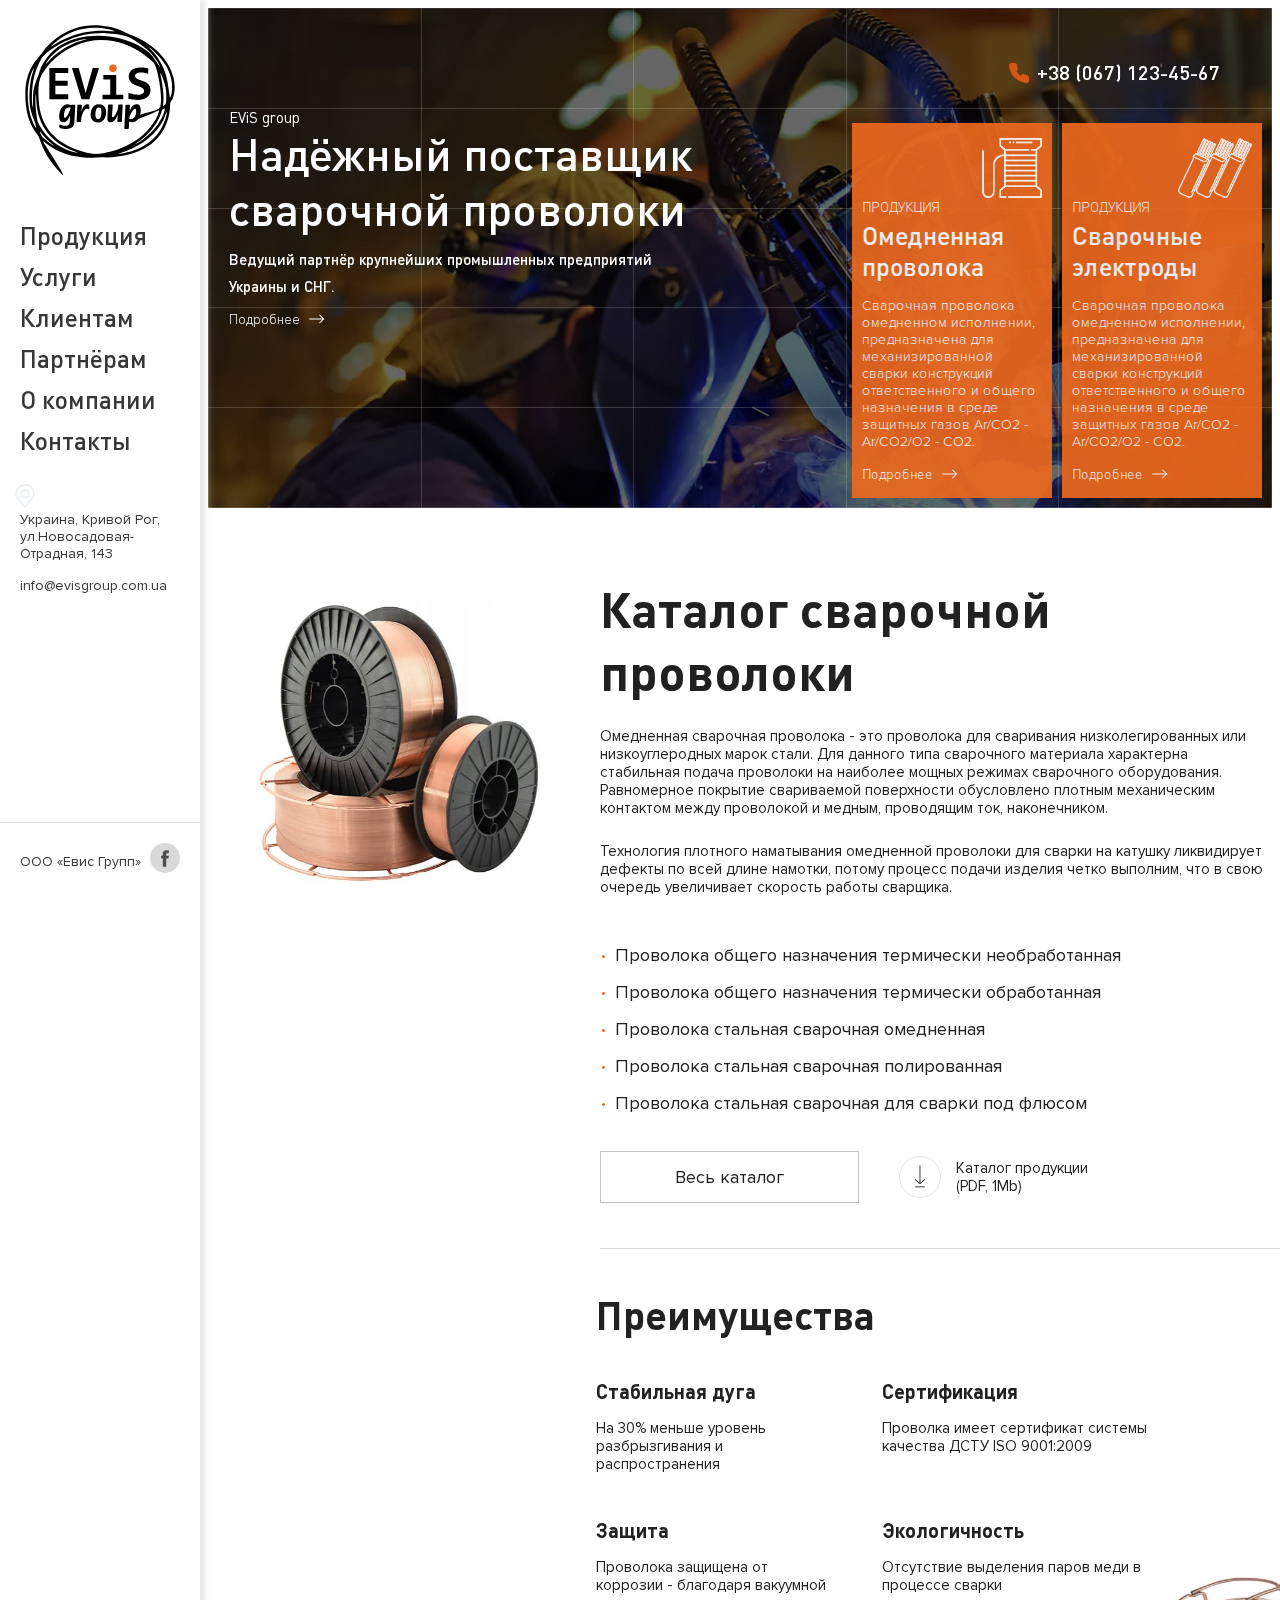
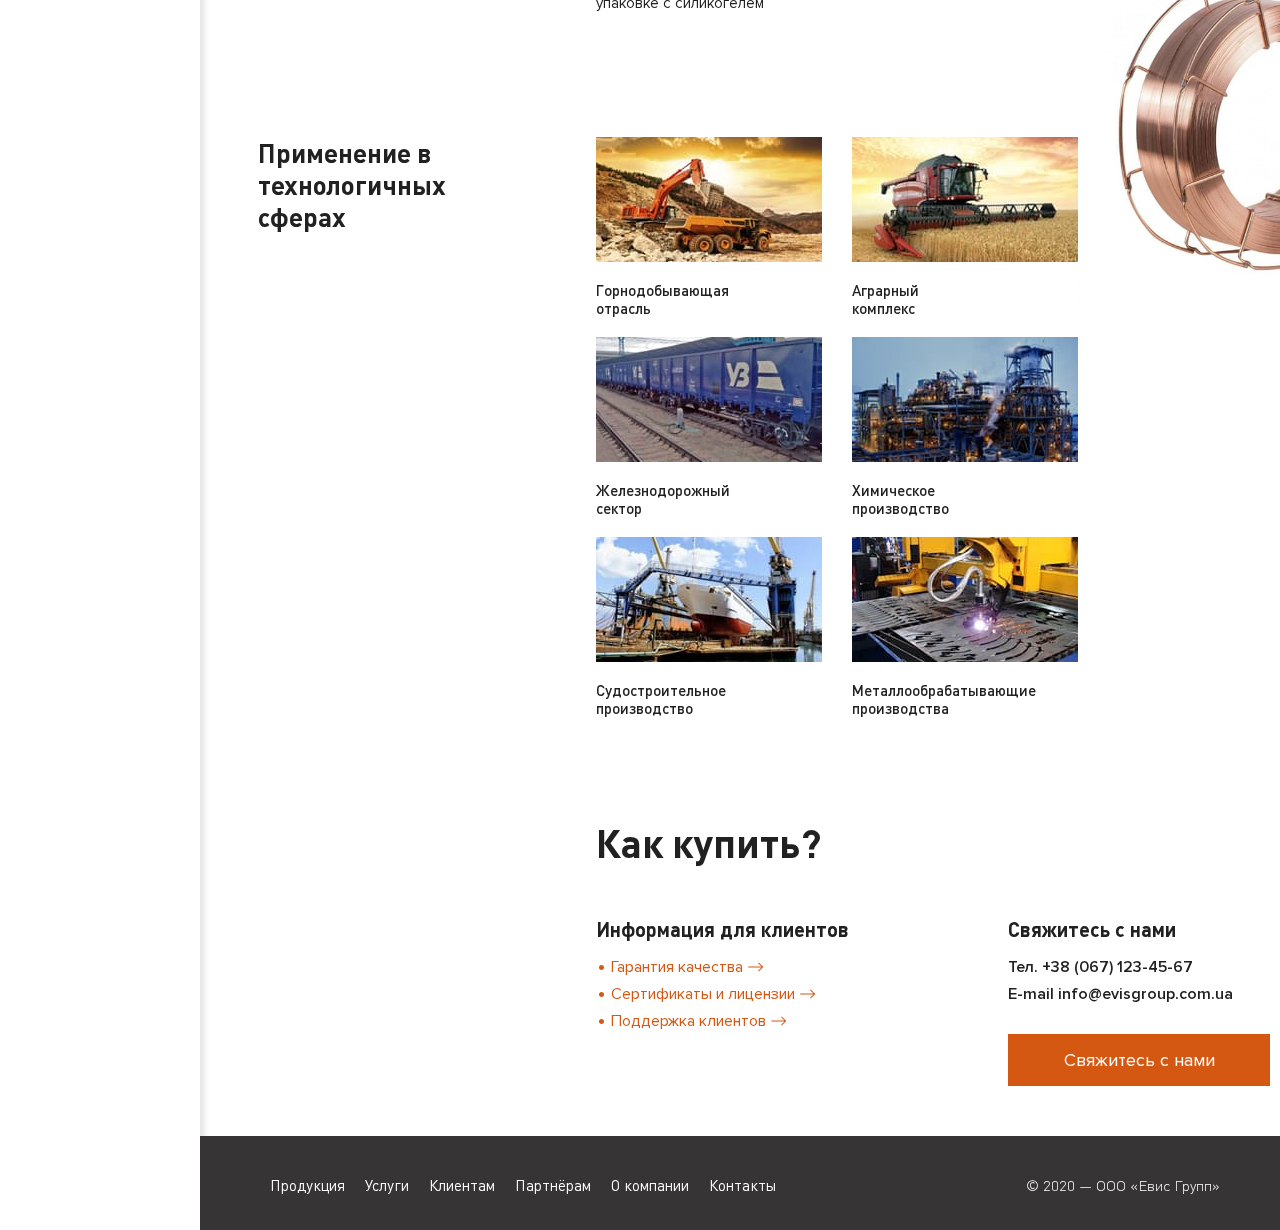
<file: index.html>
<!doctype html>
<html lang="en">
<head>
    <meta charset="UTF-8">
    <meta name="viewport" content="initial-scale=1, width=device-width">
    <meta http-equiv="X-UA-Compatible" content="ie=edge">
    <title>Evis</title>
    <link rel="stylesheet" href="css/main.css">
</head>
<body class="main-body">
<aside class="main-aside main-aside--close">
  <div class="main-aside__container">
    <a href="#" class="main-aside__logo">
      <svg class="main-aside__logo-image">
        <use xlink:href="img/svg/sprite.svg#evis-logo"/>
      </svg>
    </a>
    <div class="main-aside__mobile">
      <a href="#" class="main-aside__logo-mob">
        <svg class="main-aside__logo-mob-image">
          <use xlink:href="img/svg/sprite.svg#evis-logo-white"/>
        </svg>
      </a>
      <a href="#" class="main-aside__close-mob">
        <svg class="main-aside__logo-close-image">
          <use xlink:href="img/svg/sprite.svg#close"/>
        </svg>
      </a>
    </div>

    <nav class="navigation">
      <ul class="navigation__list">
        <li class="navigation__item">
          <a href="#" class="navigation__link">
            <span class="navigation__link-text">Продукция</span>
          </a>
        </li>
        <li class="navigation__item">
          <a href="#" class="navigation__link">
            <span class="navigation__link-text">Услуги</span>
          </a>
        </li>
        <li class="navigation__item">
          <a href="#" class="navigation__link">
            <span class="navigation__link-text">Клиентам</span>
          </a>
        </li>
        <li class="navigation__item">
          <a href="#" class="navigation__link">
            <span class="navigation__link-text">Партнёрам</span>
          </a>
        </li>
        <li class="navigation__item">
          <a href="#" class="navigation__link">
            <span class="navigation__link-text">О компании</span>
          </a>
        </li>
        <li class="navigation__item">
          <a href="#" class="navigation__link">
            <span class="navigation__link-text">Контакты</span>
          </a>
        </li>
      </ul>
    </nav>

    <div class="main-aside__info">
      <a href="#" class="main-aside__address">
        <svg class="main-aside__address-icon">
          <use xlink:href="img/svg/sprite.svg#place"/>
        </svg>
        <span class="main-aside__address-text">Украина, Кривой Рог, ул.Новосадовая-Отрадная, 143</span>
      </a>
      <a href="tel:+380671234567" class="main-aside__tel">
        <span class="main-aside__tel-text">Тел. +38 (067) 123-45-67</span>
      </a>
      <a href="mailto:info@evisgroup.com.ua" class="main-aside__email">
        <span class="main-aside__email-text">info@evisgroup.com.ua</span>
      </a>
    </div>

    <div class="main-aside__footer">
      <span class="main-aside__facebook-text">ООО «Евис Групп»</span>
      <a href="#" class="main-aside__facebook">
        <svg class="main-aside__facebook-icon">
          <use xlink:href="img/svg/sprite.svg#facebook"/>
        </svg>
      </a>
    </div>
  </div>
</aside>

<section class="main-container">
  <h2 class="main-container__headline visually-hidden">Главный контейнер</h2>
  <header class="main-header">
    <section class="breadcrumb">
      <h2 class="breadcrumb__headline visually-hidden">Хлебные крошки</h2>
      <ul class="breadcrumb__list">
        <li class="breadcrumb__item">
          <a href="#" class="breadcrumb__link">
            Главная
            <span class="breadcrumb__link-circle"></span>
          </a>
        </li>
        <li class="breadcrumb__item">
          <span class="breadcrumb__text">Продукция</span>
        </li>
      </ul>
    </section>
    <a href="#" class="main-header__logo">
      <svg class="main-header__logo-icon" >
        <use xlink:href="img/svg/sprite.svg#evis-logo-white"/>
      </svg>
    </a>
    <a href="#" class="main-header__burger">
      <svg class="main-header__burger-icon">
        <use xlink:href="img/svg/sprite.svg#burger"/>
      </svg>
    </a>
    <a href="tel:+380671234567" class="main-header__phone">
      <svg class="main-header__phone-icon">
        <use xlink:href="img/svg/sprite.svg#phone"/>
      </svg>
      <span class="main-header__phone-text">+38 (067) 123-45-67</span>
    </a>
  </header>

  <section class="banner">
    <h2 class="banner__headline visually-hidden">Evis group</h2>
    <div class="banner__container-wrapper">
      <div class="banner__container">
      </div>
    </div>
    <table class="banner__cells">
      <tr>
        <td>&nbsp;</td><td>&nbsp;</td><td>&nbsp;</td><td>&nbsp;</td><td>&nbsp;</td>
      </tr>
      <tr>
        <td>&nbsp;</td><td>&nbsp;</td><td>&nbsp;</td><td>&nbsp;</td><td>&nbsp;</td>
      </tr>
      <tr>
        <td>&nbsp;</td><td>&nbsp;</td><td>&nbsp;</td><td>&nbsp;</td><td>&nbsp;</td>
      </tr>
      <tr>
        <td>&nbsp;</td><td>&nbsp;</td><td>&nbsp;</td><td>&nbsp;</td><td>&nbsp;</td>
      </tr>
      <tr>
        <td>&nbsp;</td><td>&nbsp;</td><td>&nbsp;</td><td>&nbsp;</td><td>&nbsp;</td>
      </tr>
    </table>
    <div class="banner__text">
      <p class="banner__company-name">EViS group</p>
      <h3 class="banner__headline-text">Надёжный поставщик сварочной проволоки</h3>
      <p class="banner__description">Ведущий партнёр крупнейших промышленных предприятий Украины и СНГ.</p>
      <a href="#" class="banner__link">
        <span class="banner__link-text">Подробнее</span>
        <svg class="banner__link-icon">
          <use xlink:href="img/svg/sprite.svg#next"/>
        </svg>
      </a>
    </div>
    <div class="banner__product">
      <h3 class="banner__product-wrapper-headline">Продукция</h3>
      <ul class="banner__product-list">
        <li class="banner__product-item">
          <img src="img/banner/banner-1.png" alt="" class="banner__product-item-image">
          <p class="banner__product-title">Продукция</p>
          <h3 class="banner__product-headline">Омедненная проволока</h3>
          <p class="banner__product-text">Сварочная проволока омедненном исполнении, предназначена для механизированной сварки конструкций ответственного и общего назначения в среде защитных газов Ar/CО2 - Ar/CО2/O2 - CO2.</p>
          <a href="#" class="banner__product-link">
            <span class="banner__product-link-text">Подробнее</span>
            <svg class="banner__product-link-icon">
              <use xlink:href="img/svg/sprite.svg#next"/>
            </svg>
          </a>
        </li>
        <li class="banner__product-item">
          <img src="img/banner/banner-2.png" alt="" class="banner__product-item-image">
          <p class="banner__product-title">Продукция</p>
          <h3 class="banner__product-headline">Сварочные электроды</h3>
          <p class="banner__product-text">Сварочная проволока омедненном исполнении, предназначена для механизированной сварки конструкций ответственного и общего назначения в среде защитных газов Ar/CО2 - Ar/CО2/O2 - CO2.</p>
          <a href="#" class="banner__product-link">
            <span class="banner__product-link-text">Подробнее</span>
            <svg class="banner__product-link-icon">
              <use xlink:href="img/svg/sprite.svg#next"/>
            </svg>
          </a>
        </li>
      </ul>
    </div>
  </section>

  <section class="catalog-section">
    <h2 class="catalog-section__headline">Каталог сварочной проволоки</h2>
    <div class="catalog-section__title-side">
      <img src="img/catalog-svarochnoy-produkcii.jpg" alt="" class="catalog-section__title-side-image">
    </div>
    <div class="catalog-section__info">
      <h3 class="catalog-section__info-headline">Каталог сварочной проволоки</h3>
      <p class="catalog-section__info-text">Омедненная сварочная проволока - это проволока для сваривания низколегированных или низкоуглеродных марок стали. Для данного типа сварочного материала характерна стабильная подача проволоки на наиболее мощных режимах сварочного оборудования. Равномерное покрытие свариваемой поверхности обусловлено плотным механическим контактом между проволокой и медным, проводящим ток, наконечником.</p>
      <p class="catalog-section__info-text">Технология плотного наматывания омедненной проволоки для сварки на катушку ликвидирует дефекты по всей длине намотки, потому процесс подачи изделия четко выполним, что в свою очередь увеличивает скорость работы сварщика.</p>
      <ul class="catalog-section__catalog-list">
        <li class="catalog-section__catalog-item">
          <a href="#" class="catalog-section__catalog-link">
            <span class="catalog-section__catalog-link-dot">·</span>
            <span class="catalog-section__catalog-link-text">Проволока общего назначения термически необработанная</span>
          </a>
        </li>
        <li class="catalog-section__catalog-item">
          <a href="#" class="catalog-section__catalog-link">
            <span class="catalog-section__catalog-link-dot">·</span>
            <span class="catalog-section__catalog-link-text">Проволока общего назначения термически обработанная</span>
          </a>
        </li>
        <li class="catalog-section__catalog-item">
          <a href="#" class="catalog-section__catalog-link">
            <span class="catalog-section__catalog-link-dot">·</span>
            <span class="catalog-section__catalog-link-text">Проволока стальная сварочная омедненная</span>
          </a>
        </li>
        <li class="catalog-section__catalog-item">
          <a href="#" class="catalog-section__catalog-link">
            <span class="catalog-section__catalog-link-dot">·</span>
            <span class="catalog-section__catalog-link-text">Проволока стальная сварочная полированная</span>
          </a>
        </li>
        <li class="catalog-section__catalog-item">
          <a href="#" class="catalog-section__catalog-link">
            <span class="catalog-section__catalog-link-dot">·</span>
            <span class="catalog-section__catalog-link-text">Проволока стальная сварочная для сварки под флюсом</span>
          </a>
        </li>
      </ul>
      <div class="catalog-section__all-catalog-download">
        <a href="#" class="catalog-section__all-catalog-link">Весь каталог</a>
        <a href="#" class="catalog-section__download-catalog-link">
          <span class="catalog-section__download-catalog-link-icon">
            <svg class="catalog-section__download-catalog-link-icon-img">
              <use xlink:href="img/svg/sprite.svg#download"/>
            </svg>
          </span>
          <span class="catalog-section__download-catalog-link-text">Каталог продукции (PDF, 1Mb)</span>
        </a>
      </div>
    </div>
  </section>

  <section class="advantages">
    <h2 class="advantages__headline visually-hidden">Наши преимущества</h2>
    <div class="advantages__title-side">
    </div>
    <div class="advantages__info">
      <h3 class="advantages__info-headline">Преимущества</h3>
      <ul class="advantages__info-list">
        <li class="advantages__info-item">
          <svg class="advantages__info-item-icon" width="59" height="59" viewBox="0 0 59 59" fill="none" xmlns="http://www.w3.org/2000/svg" xmlns:xlink="http://www.w3.org/1999/xlink">
            <image id="image0" width="59" height="59" xlink:href="[data-uri]"/>
          </svg>
          <div class="advantages__info-item-wrapper">
            <h4 class="advantages__info-item-headline">Стабильная дуга</h4>
            <p class="advantages__info-item-text">На 30% меньше уровень разбрызгивания и распространения</p>
          </div>
        </li>
        <li class="advantages__info-item">
          <svg class="advantages__info-item-icon" width="59" height="59" viewBox="0 0 59 59" fill="none" xmlns="http://www.w3.org/2000/svg" xmlns:xlink="http://www.w3.org/1999/xlink">
              <image id="image1" width="59" height="59" xlink:href="[data-uri]"/>
          </svg>
          <div class="advantages__info-item-wrapper">
            <h4 class="advantages__info-item-headline">Сертификация</h4>
            <p class="advantages__info-item-text">Проволка имеет сертификат системы качества ДСТУ ISO 9001:2009</p>
          </div>
        </li>
        <li class="advantages__info-item">
          <svg class="advantages__info-item-icon" width="59" height="59" viewBox="0 0 59 59" fill="none" xmlns="http://www.w3.org/2000/svg" xmlns:xlink="http://www.w3.org/1999/xlink">
            <image id="image2" width="59" height="59" xlink:href="[data-uri]"/>
          </svg>
          <div class="advantages__info-item-wrapper">
            <h4 class="advantages__info-item-headline">Защита</h4>
            <p class="advantages__info-item-text">Проволока защищена от коррозии - благодаря вакуумной упаковке с силикогелем</p>
          </div>
        </li>
        <li class="advantages__info-item">
          <svg class="advantages__info-item-icon" width="59" height="59" viewBox="0 0 59 59" fill="none" xmlns="http://www.w3.org/2000/svg" xmlns:xlink="http://www.w3.org/1999/xlink">
            <image id="image3" width="59" height="59" xlink:href="[data-uri]"/>
          </svg>
          <div class="advantages__info-item-wrapper">
            <h4 class="advantages__info-item-headline">Экологичность</h4>
            <p class="advantages__info-item-text">Отсутствие выделения паров меди в процессе сварки</p>
          </div>
        </li>
      </ul>
    </div>
  </section>

  <section class="using">
    <h2 class="using__headline">Применение в технологичных сферах</h2>
    <div class="using__title-side">
      <h3 class="using__title-side-headline">Применение в технологичных сферах</h3>
    </div>
    <div class="using__info">
      <ul class="using__info-list">
        <li class="using__info-item">
          <img src="img/using/using-1.jpg" alt="" class="using__info-image">
          <p class="using__info-text">Горнодобывающая</p>
          <p class="using__info-text">отрасль</p>
        </li>
        <li class="using__info-item">
          <img src="img/using/using-2.jpg" alt="" class="using__info-image">
          <p class="using__info-text">Аграрный</p>
          <p class="using__info-text">комплекс</p>
        </li>
        <li class="using__info-item">
          <img src="img/using/using-3.jpg" alt="" class="using__info-image">
          <p class="using__info-text">Железнодорожный</p>
          <p class="using__info-text">сектор</p>
        </li>
        <li class="using__info-item">
          <img src="img/using/using-4.jpg" alt="" class="using__info-image">
          <p class="using__info-text">Химическое</p>
          <p class="using__info-text">производство</p>
        </li>
        <li class="using__info-item">
          <img src="img/using/using-5.jpg" alt="" class="using__info-image">
          <p class="using__info-text">Судостроительное</p>
          <p class="using__info-text">производство</p>
        </li>
        <li class="using__info-item">
          <img src="img/using/using-6.jpg" alt="" class="using__info-image">
          <p class="using__info-text">Металлообрабатывающие</p>
          <p class="using__info-text">производства</p>
        </li>
      </ul>
      <img src="img/using/background.jpg" alt="" class="using__info-right-background">
    </div>
  </section>

  <section class="buy">
    <h2 class="buy__headline visually-hidden">Узнайте как купить</h2>
    <div class="buy__title-side">
    </div>
    <div class="buy__info">
      <h3 class="buy__info-headline">Как купить?</h3>
      <div class="buy__container">
        <div class="buy__client-info">
          <h4 class="buy__client-info-headline">Информация для клиентов</h4>
          <ul class="buy__client-info-list">
            <li class="buy__client-info-item">
              <a href="#" class="buy__client-info-link">
                <span class="buy__client-info-link-dot">·</span>
                <span class="buy__client-info-link-text">Гарантия качества</span>
                <svg class="buy__client-info-link-icon">
                  <use xlink:href="img/svg/sprite.svg#next"/>
                </svg>
              </a>
            </li>
            <li class="buy__client-info-item">
              <a href="#" class="buy__client-info-link">
                <span class="buy__client-info-link-dot">·</span>
                <span class="buy__client-info-link-text">Сертификаты и лицензии</span>
                <svg class="buy__client-info-link-icon">
                  <use xlink:href="img/svg/sprite.svg#next"/>
                </svg>
              </a>
            </li>
            <li class="buy__client-info-item">
              <a href="#" class="buy__client-info-link">
                <span class="buy__client-info-link-dot">·</span>
                <span class="buy__client-info-link-text">Поддержка клиентов</span>
                <svg class="buy__client-info-link-icon">
                  <use xlink:href="img/svg/sprite.svg#next"/>
                </svg>
              </a>
            </li>
          </ul>
        </div>
        <div class="buy__about-us">
          <h4 class="buy__about-us-headline">Свяжитесь с нами</h4>
          <p class="buy__about-us-tel">
            <svg class="buy__about-us-tel-icon" width="24" height="24" viewBox="0 0 24 24" fill="none" xmlns="http://www.w3.org/2000/svg" xmlns:xlink="http://www.w3.org/1999/xlink">
              <rect width="24" height="24" fill="url(#pattern7)"/>
              <defs>
                <pattern id="pattern7" patternContentUnits="objectBoundingBox" width="1" height="1">
                  <use xlink:href="#image7" transform="scale(0.00195312)"/>
                </pattern>
                <image id="image7" width="512" height="512" xlink:href="[data-uri]"/>
              </defs>
            </svg>
            <span class="buy__about-us-tel-text">Тел.</span>
            <a href="tel:+380671234567" class="buy__about-us-tel-link">+38 (067) 123-45-67</a>
          </p>
          <p class="buy__about-us-mail">
            <svg class="buy__about-us-mail-icon" width="24" height="24" viewBox="0 0 24 24" fill="none" xmlns="http://www.w3.org/2000/svg" xmlns:xlink="http://www.w3.org/1999/xlink">
              <rect width="24" height="24" fill="url(#pattern8)"/>
              <defs>
                <pattern id="pattern8" patternContentUnits="objectBoundingBox" width="1" height="1">
                  <use xlink:href="#image8" transform="scale(0.00195312)"/>
                </pattern>
                <image id="image8" width="512" height="512" xlink:href="[data-uri]"/>
              </defs>
            </svg>
            <span class="buy__about-us-mail-text">E-mail</span>
            <a href="mailto:info@evisgroup.com.ua" class="buy__about-us-mail-link">info@evisgroup.com.ua</a>
          </p>
          <a href="#" class="buy__about-us-button">Свяжитесь с нами</a>
        </div>
      </div>
    </div>
  </section>

  <footer class="main-footer">
    <h2 class="main-footer__headline visually-hidden">Подвал сайта</h2>
    <nav class="main-footer__nav">
      <ul class="main-footer__list">
        <li class="main-footer__item">
          <a href="#" class="main-footer__link">
            <span class="main-footer__link-text">Продукция</span>
          </a>
        </li>
        <li class="main-footer__item">
          <a href="#" class="main-footer__link">
            <span class="main-footer__link-text">Услуги</span>
          </a>
        </li>
        <li class="main-footer__item">
          <a href="#" class="main-footer__link">
            <span class="main-footer__link-text">Клиентам</span>
          </a>
        </li>
        <li class="main-footer__item">
          <a href="#" class="main-footer__link">
            <span class="main-footer__link-text">Партнёрам</span>
          </a>
        </li>
        <li class="main-footer__item">
          <a href="#" class="main-footer__link">
            <span class="main-footer__link-text">О компании</span>
          </a>
        </li>
        <li class="main-footer__item">
          <a href="#" class="main-footer__link">
            <span class="main-footer__link-text">Контакты</span>
          </a>
        </li>
      </ul>
    </nav>
    <div class="main-footer__info">
      <a href="#" class="main-footer__address">
        <svg class="main-footer__address-icon">
          <use xlink:href="img/svg/sprite.svg#place"/>
        </svg>
        <span class="main-footer__address-text">Украина, Кривой Рог, ул.Новосадовая-Отрадная, 143</span>
      </a>
      <a href="tel:+380671234567" class="main-footer__tel">
        <span class="main-footer__tel-text">Тел. +38 (067) 123-45-67</span>
      </a>
      <a href="mailto:info@evisgroup.com.ua" class="main-footer__email">
        <span class="main-footer__email-text">info@evisgroup.com.ua</span>
      </a>
      <a href="#" class="main-footer__facebook">
        <svg class="main-footer__facebook-icon">
          <use xlink:href="img/svg/sprite.svg#facebook"/>
        </svg>
      </a>
    </div>
    <p class="main-footer__copyright">© 2020 — ООО «Евис Групп»</p>
  </footer>
</section>


<section class="contact-us contact-us--close">
  <h2 class="contact-us__headline visually-hidden">Свяжитесь с нами</h2>
  <div class="contact-us__pop-up">
    <h3 class="contact-us__headline">Свяжитесь с нами</h3>
    <a href="#" class="contact-us__close">
      <svg class="contact-us__close-icon">
        <use xlink:href="img/svg/sprite.svg#close"/>
      </svg>
    </a>
    <form action="#" class="contact-us__form">
      <label class="contact-us__label">
        <span class="contact-us__label-text">Ваше имя</span>
        <input type="text" class="contact-us__input">
      </label>
      <label class="contact-us__label">
        <span class="contact-us__label-text">Телефон</span>
        <input type="text" class="contact-us__input">
      </label>
      <label class="contact-us__label">
        <span class="contact-us__label-text">E-mail</span>
        <input type="text" class="contact-us__input">
      </label>
      <button type="submit" class="contact-us__submit">Перезвоните мне</button>
    </form>
  </div>
</section>

<script src="js/main.js"></script>
<script>
    svg4everybody();
</script>

</body>
</html>
</file>
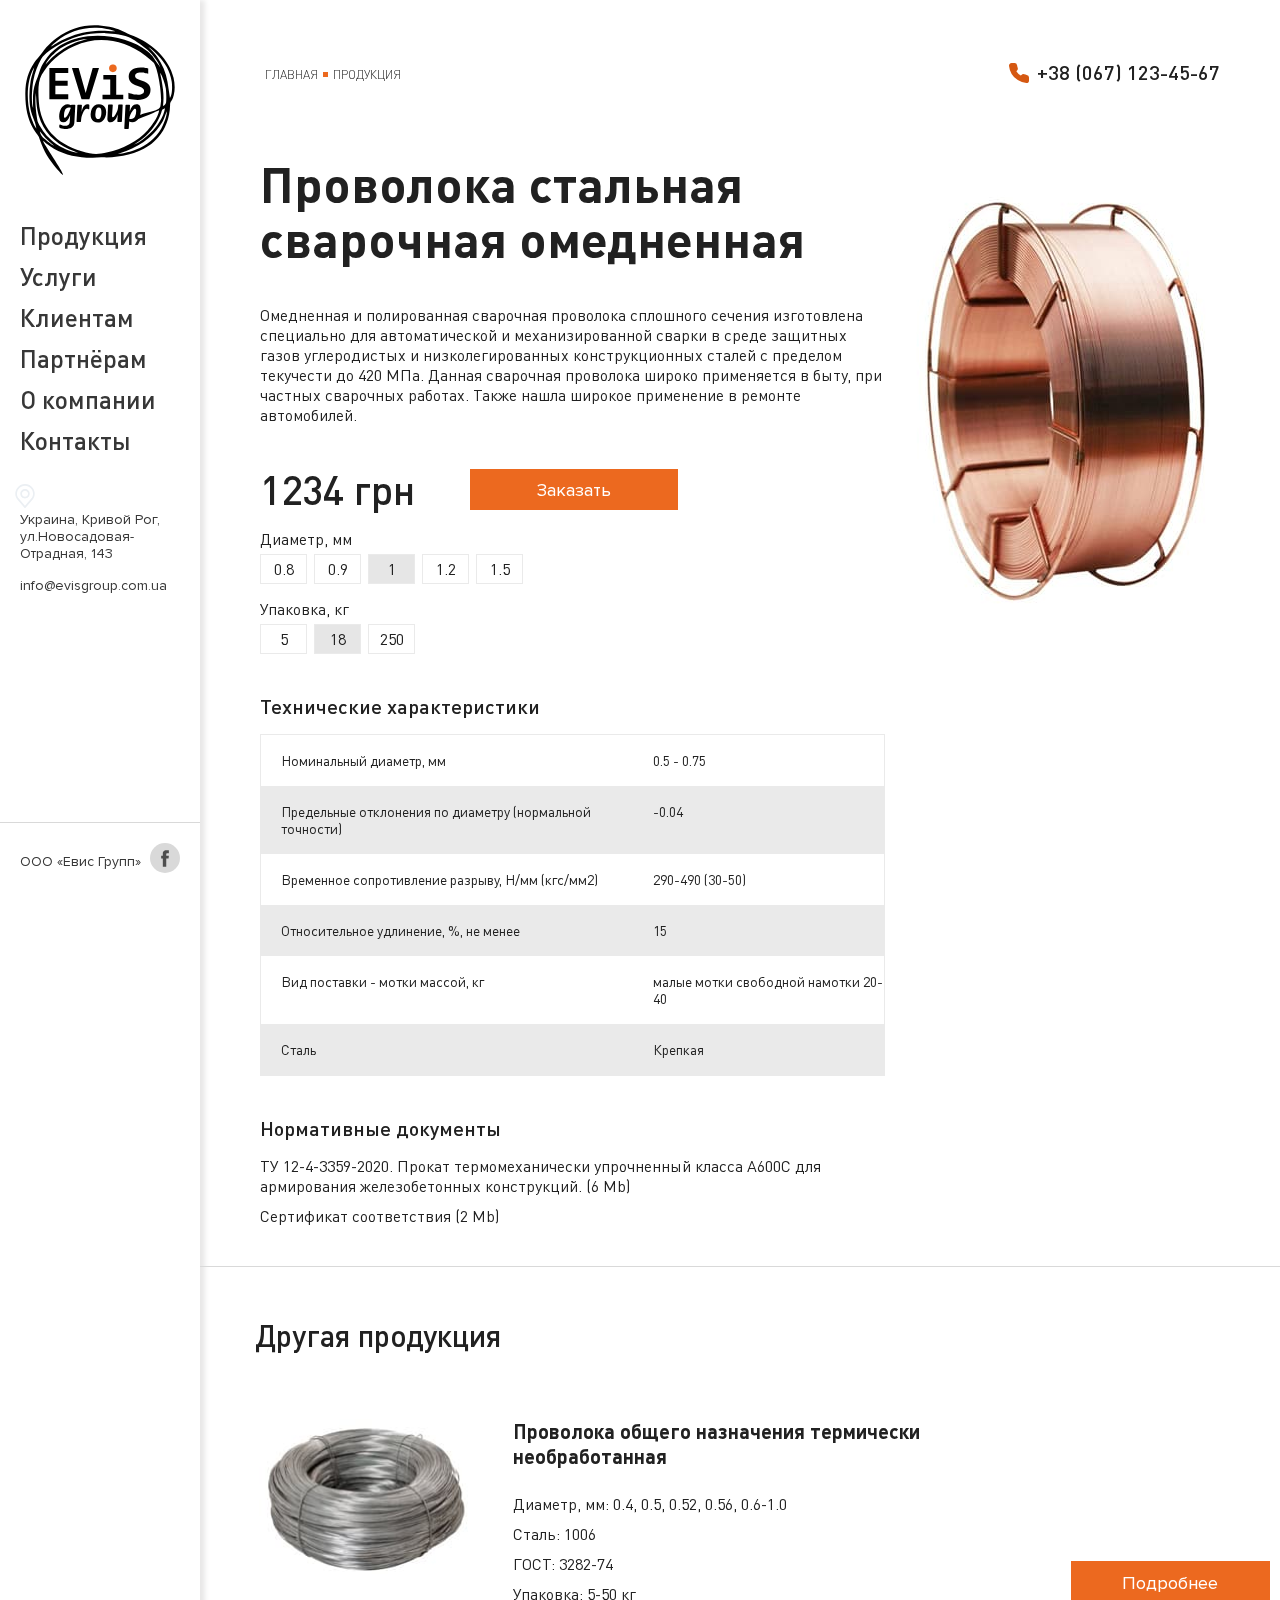
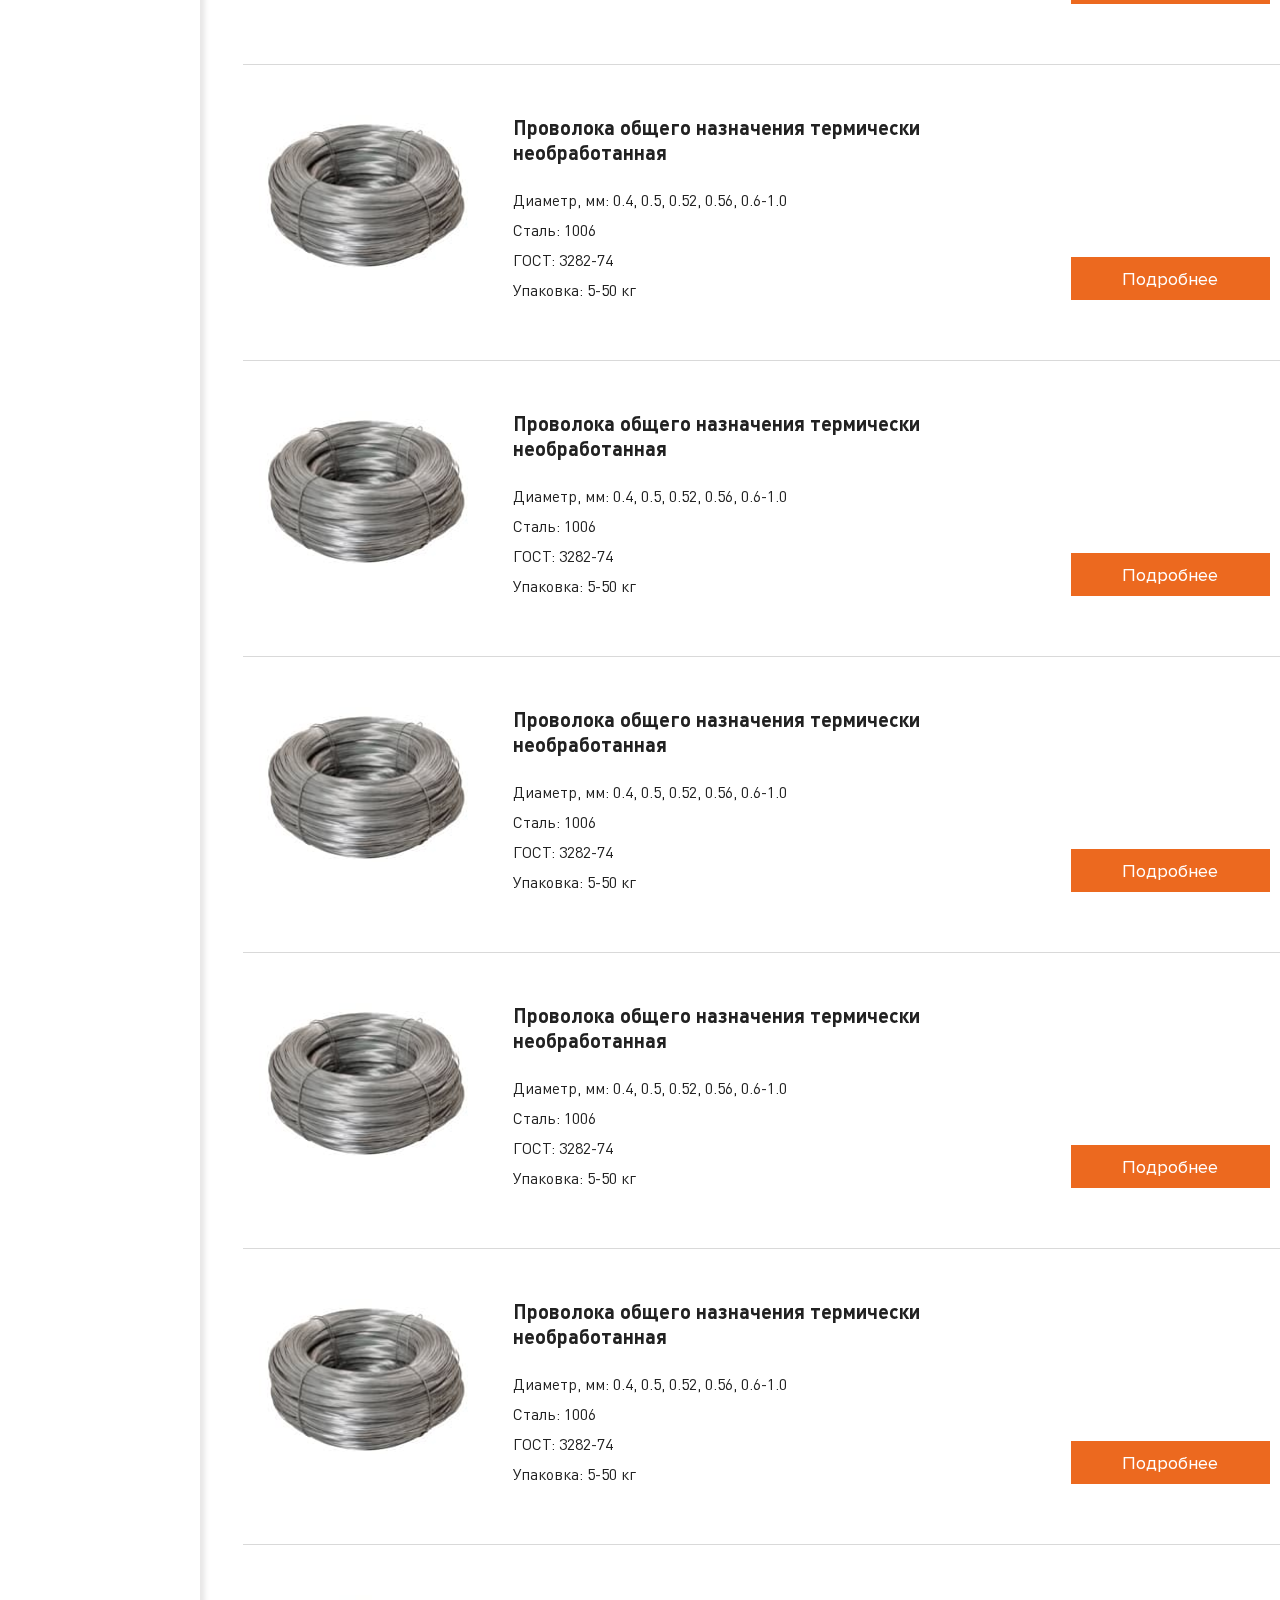
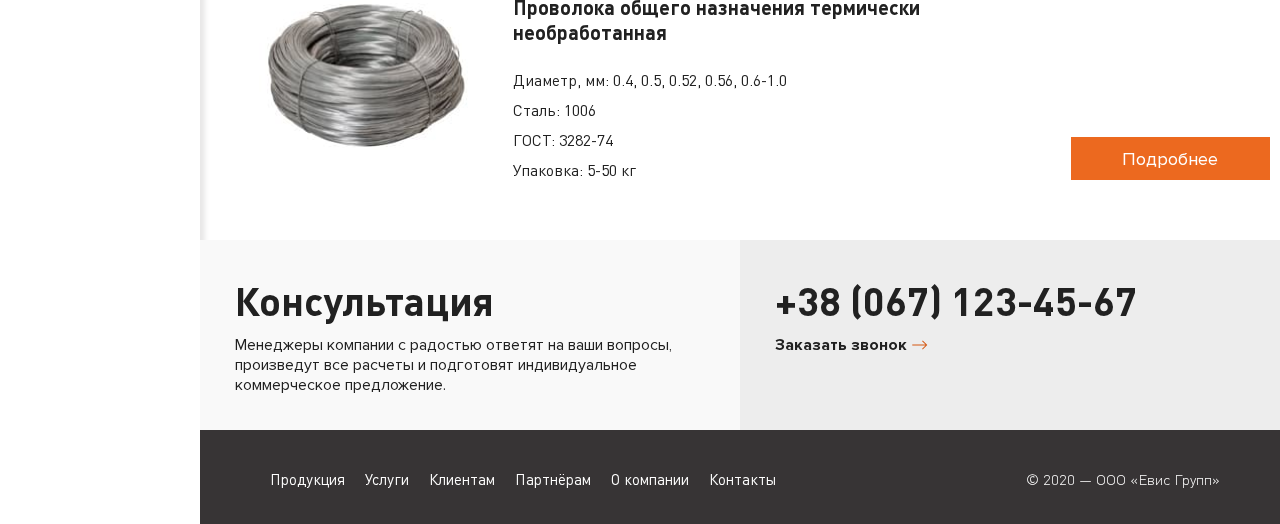
<file: card.html>
<!doctype html>
<html lang="en">
<head>
    <meta charset="UTF-8">
    <meta name="viewport" content="initial-scale=1, width=device-width">
    <meta http-equiv="X-UA-Compatible" content="ie=edge">
    <title>Evis</title>
    <link rel="stylesheet" href="css/main.css">
</head>
<body class="main-body">
<aside class="main-aside main-aside--close">
  <div class="main-aside__container">
    <a href="#" class="main-aside__logo">
      <svg class="main-aside__logo-image">
        <use xlink:href="img/svg/sprite.svg#evis-logo"/>
      </svg>
    </a>
    <div class="main-aside__mobile">
      <a href="#" class="main-aside__logo-mob">
        <svg class="main-aside__logo-mob-image">
          <use xlink:href="img/svg/sprite.svg#evis-logo-white"/>
        </svg>
      </a>
      <a href="#" class="main-aside__close-mob">
        <svg class="main-aside__logo-close-image">
          <use xlink:href="img/svg/sprite.svg#close"/>
        </svg>
      </a>
    </div>

    <nav class="navigation">
      <ul class="navigation__list">
        <li class="navigation__item">
          <a href="#" class="navigation__link">
            <span class="navigation__link-text">Продукция</span>
          </a>
        </li>
        <li class="navigation__item">
          <a href="#" class="navigation__link">
            <span class="navigation__link-text">Услуги</span>
          </a>
        </li>
        <li class="navigation__item">
          <a href="#" class="navigation__link">
            <span class="navigation__link-text">Клиентам</span>
          </a>
        </li>
        <li class="navigation__item">
          <a href="#" class="navigation__link">
            <span class="navigation__link-text">Партнёрам</span>
          </a>
        </li>
        <li class="navigation__item">
          <a href="#" class="navigation__link">
            <span class="navigation__link-text">О компании</span>
          </a>
        </li>
        <li class="navigation__item">
          <a href="#" class="navigation__link">
            <span class="navigation__link-text">Контакты</span>
          </a>
        </li>
      </ul>
    </nav>

    <div class="main-aside__info">
      <a href="#" class="main-aside__address">
        <svg class="main-aside__address-icon">
          <use xlink:href="img/svg/sprite.svg#place"/>
        </svg>
        <span class="main-aside__address-text">Украина, Кривой Рог, ул.Новосадовая-Отрадная, 143</span>
      </a>
      <a href="tel:+380671234567" class="main-aside__tel">
        <span class="main-aside__tel-text">Тел. +38 (067) 123-45-67</span>
      </a>
      <a href="mailto:info@evisgroup.com.ua" class="main-aside__email">
        <span class="main-aside__email-text">info@evisgroup.com.ua</span>
      </a>
    </div>

    <div class="main-aside__footer">
      <span class="main-aside__facebook-text">ООО «Евис Групп»</span>
      <a href="#" class="main-aside__facebook">
        <svg class="main-aside__facebook-icon">
          <use xlink:href="img/svg/sprite.svg#facebook"/>
        </svg>
      </a>
    </div>
  </div>
</aside>

<section class="order-form order-form--close">
  <h2 class="order-form__headline visually-hidden">Форма заказа</h2>
  <div class="order-form__container">
    <h3 class="order-form__headline">Отправить заявку</h3>
    <a href="#" class="order-form__close">
      <svg class="order-form__close-icon">
        <use xlink:href="img/svg/sprite.svg#close2"/>
      </svg>
    </a>
    <ul class="order-form__list">
      <li class="order-form__item">
        <a href="№" class="order-form__item-link">
          <img src="img/product/product-1.jpg" alt="" class="order-form__item-link-img">
        </a>
        <div class="order-form__item-container">
          <a href="#" class="order-form__item-headline">Проволока стальная сварочная омедненная</a>
          <div class="order-form__description">
            <ul class="order-form__item-list-options">
              <li class="order-form__item-option">Диаметр: 1 мм</li>
              <li class="order-form__item-option">Упаковка: 18 кг</li>
            </ul>
            <p class="order-form__item-price">1234 грн/шт</p>
          </div>
        </div>
      </li>
    </ul>
    <form action="formaction" class="order-form__form">
      <h4 class="order-form__form-headline">Заполните Ваши данные</h4>
      <div class="order-form__form-left">
        <label class="order-form__form-field">
          <span class="order-form__form-label">Ваше имя</span>
          <input type="text" class="order-form__form-input">
        </label>
        <label class="order-form__form-field">
          <span class="order-form__form-label">Телефон или e-mail</span>
          <input type="text" class="order-form__form-input">
        </label>
        <label class="order-form__form-field">
          <span class="order-form__form-label">Количество для заказа, шт</span>
          <input type="text" class="order-form__form-input">
        </label>
      </div>
      <div class="order-form__form-right">
        <p class="order-form__form-label-textarea">Детали заявки</p>
        <textarea name="details" id="details" class="order-form__form-textarea"></textarea>
      </div>
      <button class="order-form__form-submit" type="submit">Заказать</button>
    </form>
  </div>
</section>

<section class="main-container main-container--card">
  <h2 class="main-container__headline visually-hidden">Главный контейнер</h2>
  <header class="main-header">
    <section class="breadcrumb">
      <h2 class="breadcrumb__headline visually-hidden">Хлебные крошки</h2>
      <ul class="breadcrumb__list">
        <li class="breadcrumb__item">
          <a href="#" class="breadcrumb__link">
            Главная
            <span class="breadcrumb__link-circle"></span>
          </a>
        </li>
        <li class="breadcrumb__item">
          <span class="breadcrumb__text">Продукция</span>
        </li>
      </ul>
    </section>
    <a href="#" class="main-header__logo">
      <svg class="main-header__logo-icon" >
        <use xlink:href="img/svg/sprite.svg#evis-logo-white"/>
      </svg>
    </a>
    <a href="#" class="main-header__burger">
      <svg class="main-header__burger-icon">
        <use xlink:href="img/svg/sprite.svg#burger"/>
      </svg>
    </a>
    <a href="tel:+380671234567" class="main-header__phone">
      <svg class="main-header__phone-icon">
        <use xlink:href="img/svg/sprite.svg#phone"/>
      </svg>
      <span class="main-header__phone-text">+38 (067) 123-45-67</span>
    </a>
  </header>

  <section class="product">
    <h2 class="product__headline visually-hidden">О товаре</h2>
    <div class="product__container">
      <div class="product__info">
        <div class="product__info-container">
          <h3 class="product__info-headline">Проволока стальная сварочная омедненная</h3>
          <p class="product__info-text">Омедненная и полированная сварочная проволока сплошного сечения изготовлена специально для автоматической и механизированной сварки в среде защитных газов углеродистых и низколегированных конструкционных сталей с пределом текучести до 420 МПа. Данная сварочная проволока широко применяется в быту, при частных сварочных работах. Также нашла широкое применение в ремонте автомобилей.</p>
          <div class="product__info-order">
            <p class="product__info-price">1234 грн</p>
            <button class="product__info-order-button">Заказать</button>
          </div>
          <div class="product__info-option">
            <p class="product__info-option-text">Диаметр, мм</p>
            <div class="product__info-option-radio-container">
              <input id="diametr0.8" type="radio" name="Диаметр" class="product__info-option-radio visually-hidden" />
              <label for="diametr0.8" class="product__info-option-label">0.8</label>
            </div>
            <div class="product__info-option-radio-container">
              <input id="diametr0.9" type="radio" name="Диаметр" class="product__info-option-radio visually-hidden" />
              <label for="diametr0.9" class="product__info-option-label">0.9</label>
            </div>
            <div class="product__info-option-radio-container">
              <input id="diametr1" type="radio" checked="checked" name="Диаметр" class="product__info-option-radio visually-hidden" />
              <label for="diametr1" class="product__info-option-label">1</label>
            </div>
            <div class="product__info-option-radio-container">
              <input id="diametr1.2" type="radio" name="Диаметр" class="product__info-option-radio visually-hidden" />
              <label for="diametr1.2" class="product__info-option-label">1.2</label>
            </div>
            <div class="product__info-option-radio-container">
              <input id="diametr1.5" type="radio" name="Диаметр" class="product__info-option-radio visually-hidden" />
              <label for="diametr1.5" class="product__info-option-label">1.5</label>
            </div>
          </div>
          <div class="product__info-option">
            <p class="product__info-option-text">Упаковка, кг</p>
            <div class="product__info-option-radio-container">
              <input id="pack5" type="radio" name="Упаковка" class="product__info-option-radio visually-hidden" />
              <label for="pack5" class="product__info-option-label">5</label>
            </div>
            <div class="product__info-option-radio-container">
              <input id="pack18" type="radio" checked="checked" name="Упаковка" class="product__info-option-radio visually-hidden" />
              <label for="pack18" class="product__info-option-label">18</label>
            </div>
            <div class="product__info-option-radio-container">
              <input id="pack250" type="radio" name="Упаковка" class="product__info-option-radio visually-hidden" />
              <label for="pack250" class="product__info-option-label">250</label>
            </div>
          </div>
          <div class="product__table-wrapper">
            <h4 class="product__info-tth-headline">Технические характеристики</h4>
            <table class="product__info-tth-table">
              <tr>
                <td>Номинальный диаметр, мм</td>
                <td>0.5 - 0.75</td>
              </tr>
              <tr>
                <td>Предельные отклонения по диаметру (нормальной точности)</td>
                <td>-0.04</td>
              </tr>
              <tr>
                <td>Временное сопротивление разрыву, Н/мм (кгс/мм2)</td>
                <td>290-490 (30-50)</td>
              </tr>
              <tr>
                <td>Относительное удлинение, %, не менее</td>
                <td>15</td>
              </tr>
              <tr>
                <td>Вид поставки - мотки массой, кг</td>
                <td>малые мотки свободной намотки 20-40</td>
              </tr>
              <tr>
                <td>Сталь</td>
                <td>Крепкая</td>
              </tr>
            </table>
          </div>
        </div>
        <h4 class="product__info-description-headline">Нормативные документы</h4>
        <a href="#" class="product__info-description-text">ТУ 12-4-3359-2020. Прокат термомеханически упрочненный класса А600С для армирования железобетонных конструкций. (6 Mb)</a>
        <a href="#" class="product__info-description-text">Сертификат соответствия (2 Mb)</a>
      </div>
      <img src="img/product/product-1.jpg" alt="" class="product__main-image">
    </div>
  </section>

  <section class="another-product">
    <h2 class="another-product__headline">Другая продукция</h2>
  
    <section class="category-list">
      <h2 class="category-list__headline visually-hidden">Наши товары</h2>
      <ul class="category-list__list">
        <li class="category-list__item">
          <div class="category-list__item-container">
            <a href="/card.html" class="category-list__item-photo-link">
              <img src="img/catalog-list/catalog-list-1.jpg" alt="" class="category-list__item-photo" />
            </a>
            <div class="category-list__item-text-container">
              <a href="/card.html" class="category-list__item-link">Проволока общего назначения термически необработанная</a>
              <ul class="category-list__features-list">
                <li class="category-list__features-item">
                  <span class="category-list__features-item-text">Диаметр, мм: 0.4, 0.5, 0.52, 0.56, 0.6-1.0</span>
                </li>
                <li class="category-list__features-item">
                  <span class="category-list__features-item-text">Сталь: 1006</span>
                </li>
                <li class="category-list__features-item">
                  <span class="category-list__features-item-text">ГОСТ: 3282-74</span>
                </li>
                <li class="category-list__features-item">
                  <span class="category-list__features-item-text">Упаковка: 5-50 кг</span>
                </li>
              </ul>
            </div>
            <a href="/card.html" class="category-list__item-button">Подробнее</a>
          </div>
        </li>
        <li class="category-list__item">
          <div class="category-list__item-container">
            <a href="/card.html" class="category-list__item-photo-link">
              <img src="img/catalog-list/catalog-list-1.jpg" alt="" class="category-list__item-photo" />
            </a>
            <div class="category-list__item-text-container">
              <a href="/card.html" class="category-list__item-link">Проволока общего назначения термически необработанная</a>
              <ul class="category-list__features-list">
                <li class="category-list__features-item">
                  <span class="category-list__features-item-text">Диаметр, мм: 0.4, 0.5, 0.52, 0.56, 0.6-1.0</span>
                </li>
                <li class="category-list__features-item">
                  <span class="category-list__features-item-text">Сталь: 1006</span>
                </li>
                <li class="category-list__features-item">
                  <span class="category-list__features-item-text">ГОСТ: 3282-74</span>
                </li>
                <li class="category-list__features-item">
                  <span class="category-list__features-item-text">Упаковка: 5-50 кг</span>
                </li>
              </ul>
            </div>
            <a href="/card.html" class="category-list__item-button">Подробнее</a>
          </div>
        </li>
        <li class="category-list__item">
          <div class="category-list__item-container">
            <a href="/card.html" class="category-list__item-photo-link">
              <img src="img/catalog-list/catalog-list-1.jpg" alt="" class="category-list__item-photo" />
            </a>
            <div class="category-list__item-text-container">
              <a href="/card.html" class="category-list__item-link">Проволока общего назначения термически необработанная</a>
              <ul class="category-list__features-list">
                <li class="category-list__features-item">
                  <span class="category-list__features-item-text">Диаметр, мм: 0.4, 0.5, 0.52, 0.56, 0.6-1.0</span>
                </li>
                <li class="category-list__features-item">
                  <span class="category-list__features-item-text">Сталь: 1006</span>
                </li>
                <li class="category-list__features-item">
                  <span class="category-list__features-item-text">ГОСТ: 3282-74</span>
                </li>
                <li class="category-list__features-item">
                  <span class="category-list__features-item-text">Упаковка: 5-50 кг</span>
                </li>
              </ul>
            </div>
            <a href="/card.html" class="category-list__item-button">Подробнее</a>
          </div>
        </li>
        <li class="category-list__item">
          <div class="category-list__item-container">
            <a href="/card.html" class="category-list__item-photo-link">
              <img src="img/catalog-list/catalog-list-1.jpg" alt="" class="category-list__item-photo" />
            </a>
            <div class="category-list__item-text-container">
              <a href="/card.html" class="category-list__item-link">Проволока общего назначения термически необработанная</a>
              <ul class="category-list__features-list">
                <li class="category-list__features-item">
                  <span class="category-list__features-item-text">Диаметр, мм: 0.4, 0.5, 0.52, 0.56, 0.6-1.0</span>
                </li>
                <li class="category-list__features-item">
                  <span class="category-list__features-item-text">Сталь: 1006</span>
                </li>
                <li class="category-list__features-item">
                  <span class="category-list__features-item-text">ГОСТ: 3282-74</span>
                </li>
                <li class="category-list__features-item">
                  <span class="category-list__features-item-text">Упаковка: 5-50 кг</span>
                </li>
              </ul>
            </div>
            <a href="/card.html" class="category-list__item-button">Подробнее</a>
          </div>
        </li>
        <li class="category-list__item">
          <div class="category-list__item-container">
            <a href="/card.html" class="category-list__item-photo-link">
              <img src="img/catalog-list/catalog-list-1.jpg" alt="" class="category-list__item-photo" />
            </a>
            <div class="category-list__item-text-container">
              <a href="/card.html" class="category-list__item-link">Проволока общего назначения термически необработанная</a>
              <ul class="category-list__features-list">
                <li class="category-list__features-item">
                  <span class="category-list__features-item-text">Диаметр, мм: 0.4, 0.5, 0.52, 0.56, 0.6-1.0</span>
                </li>
                <li class="category-list__features-item">
                  <span class="category-list__features-item-text">Сталь: 1006</span>
                </li>
                <li class="category-list__features-item">
                  <span class="category-list__features-item-text">ГОСТ: 3282-74</span>
                </li>
                <li class="category-list__features-item">
                  <span class="category-list__features-item-text">Упаковка: 5-50 кг</span>
                </li>
              </ul>
            </div>
            <a href="/card.html" class="category-list__item-button">Подробнее</a>
          </div>
        </li>
        <li class="category-list__item">
          <div class="category-list__item-container">
            <a href="/card.html" class="category-list__item-photo-link">
              <img src="img/catalog-list/catalog-list-1.jpg" alt="" class="category-list__item-photo" />
            </a>
            <div class="category-list__item-text-container">
              <a href="/card.html" class="category-list__item-link">Проволока общего назначения термически необработанная</a>
              <ul class="category-list__features-list">
                <li class="category-list__features-item">
                  <span class="category-list__features-item-text">Диаметр, мм: 0.4, 0.5, 0.52, 0.56, 0.6-1.0</span>
                </li>
                <li class="category-list__features-item">
                  <span class="category-list__features-item-text">Сталь: 1006</span>
                </li>
                <li class="category-list__features-item">
                  <span class="category-list__features-item-text">ГОСТ: 3282-74</span>
                </li>
                <li class="category-list__features-item">
                  <span class="category-list__features-item-text">Упаковка: 5-50 кг</span>
                </li>
              </ul>
            </div>
            <a href="/card.html" class="category-list__item-button">Подробнее</a>
          </div>
        </li>
        <li class="category-list__item">
          <div class="category-list__item-container">
            <a href="/card.html" class="category-list__item-photo-link">
              <img src="img/catalog-list/catalog-list-1.jpg" alt="" class="category-list__item-photo" />
            </a>
            <div class="category-list__item-text-container">
              <a href="/card.html" class="category-list__item-link">Проволока общего назначения термически необработанная</a>
              <ul class="category-list__features-list">
                <li class="category-list__features-item">
                  <span class="category-list__features-item-text">Диаметр, мм: 0.4, 0.5, 0.52, 0.56, 0.6-1.0</span>
                </li>
                <li class="category-list__features-item">
                  <span class="category-list__features-item-text">Сталь: 1006</span>
                </li>
                <li class="category-list__features-item">
                  <span class="category-list__features-item-text">ГОСТ: 3282-74</span>
                </li>
                <li class="category-list__features-item">
                  <span class="category-list__features-item-text">Упаковка: 5-50 кг</span>
                </li>
              </ul>
            </div>
            <a href="/card.html" class="category-list__item-button">Подробнее</a>
          </div>
        </li>
      </ul>
    </section>
  </section>

  <section class="consultation">
    <h2 class="consultation__headline visually-hidden">Проконсультируйтесь у нас</h2>
    <div class="consultation__info">
      <h3 class="consultation__info-headline">Консультация</h3>
      <p class="consultation__info-text">Менеджеры компании с радостью ответят на ваши вопросы, произведут все расчеты и подготовят индивидуальное коммерческое предложение. </p>
    </div>
    <div class="consultation__phone">
      <a href="tel:+380671234567" class="consultation__phone-link">+38 (067) 123-45-67</a>
      <a href="#" class="consultation__phone-order">
        <span class="consultation__phone-order-text">Заказать звонок</span>
        <svg class="consultation__phone-order-icon">
          <use xlink:href="img/svg/sprite.svg#next"/>
        </svg>
      </a>
    </div>
  </section>

  <footer class="main-footer">
    <h2 class="main-footer__headline visually-hidden">Подвал сайта</h2>
    <nav class="main-footer__nav">
      <ul class="main-footer__list">
        <li class="main-footer__item">
          <a href="#" class="main-footer__link">
            <span class="main-footer__link-text">Продукция</span>
          </a>
        </li>
        <li class="main-footer__item">
          <a href="#" class="main-footer__link">
            <span class="main-footer__link-text">Услуги</span>
          </a>
        </li>
        <li class="main-footer__item">
          <a href="#" class="main-footer__link">
            <span class="main-footer__link-text">Клиентам</span>
          </a>
        </li>
        <li class="main-footer__item">
          <a href="#" class="main-footer__link">
            <span class="main-footer__link-text">Партнёрам</span>
          </a>
        </li>
        <li class="main-footer__item">
          <a href="#" class="main-footer__link">
            <span class="main-footer__link-text">О компании</span>
          </a>
        </li>
        <li class="main-footer__item">
          <a href="#" class="main-footer__link">
            <span class="main-footer__link-text">Контакты</span>
          </a>
        </li>
      </ul>
    </nav>
    <div class="main-footer__info">
      <a href="#" class="main-footer__address">
        <svg class="main-footer__address-icon">
          <use xlink:href="img/svg/sprite.svg#place"/>
        </svg>
        <span class="main-footer__address-text">Украина, Кривой Рог, ул.Новосадовая-Отрадная, 143</span>
      </a>
      <a href="tel:+380671234567" class="main-footer__tel">
        <span class="main-footer__tel-text">Тел. +38 (067) 123-45-67</span>
      </a>
      <a href="mailto:info@evisgroup.com.ua" class="main-footer__email">
        <span class="main-footer__email-text">info@evisgroup.com.ua</span>
      </a>
      <a href="#" class="main-footer__facebook">
        <svg class="main-footer__facebook-icon">
          <use xlink:href="img/svg/sprite.svg#facebook"/>
        </svg>
      </a>
    </div>
    <p class="main-footer__copyright">© 2020 — ООО «Евис Групп»</p>
  </footer>
</section>


<section class="contact-us contact-us--close">
  <h2 class="contact-us__headline visually-hidden">Свяжитесь с нами</h2>
  <div class="contact-us__pop-up">
    <h3 class="contact-us__headline">Свяжитесь с нами</h3>
    <a href="#" class="contact-us__close">
      <svg class="contact-us__close-icon">
        <use xlink:href="img/svg/sprite.svg#close"/>
      </svg>
    </a>
    <form action="#" class="contact-us__form">
      <label class="contact-us__label">
        <span class="contact-us__label-text">Ваше имя</span>
        <input type="text" class="contact-us__input">
      </label>
      <label class="contact-us__label">
        <span class="contact-us__label-text">Телефон</span>
        <input type="text" class="contact-us__input">
      </label>
      <label class="contact-us__label">
        <span class="contact-us__label-text">E-mail</span>
        <input type="text" class="contact-us__input">
      </label>
      <button type="submit" class="contact-us__submit">Перезвоните мне</button>
    </form>
  </div>
</section>

<script src="js/main.js"></script>
<script>
    svg4everybody();
</script>

</body>
</html>
</file>
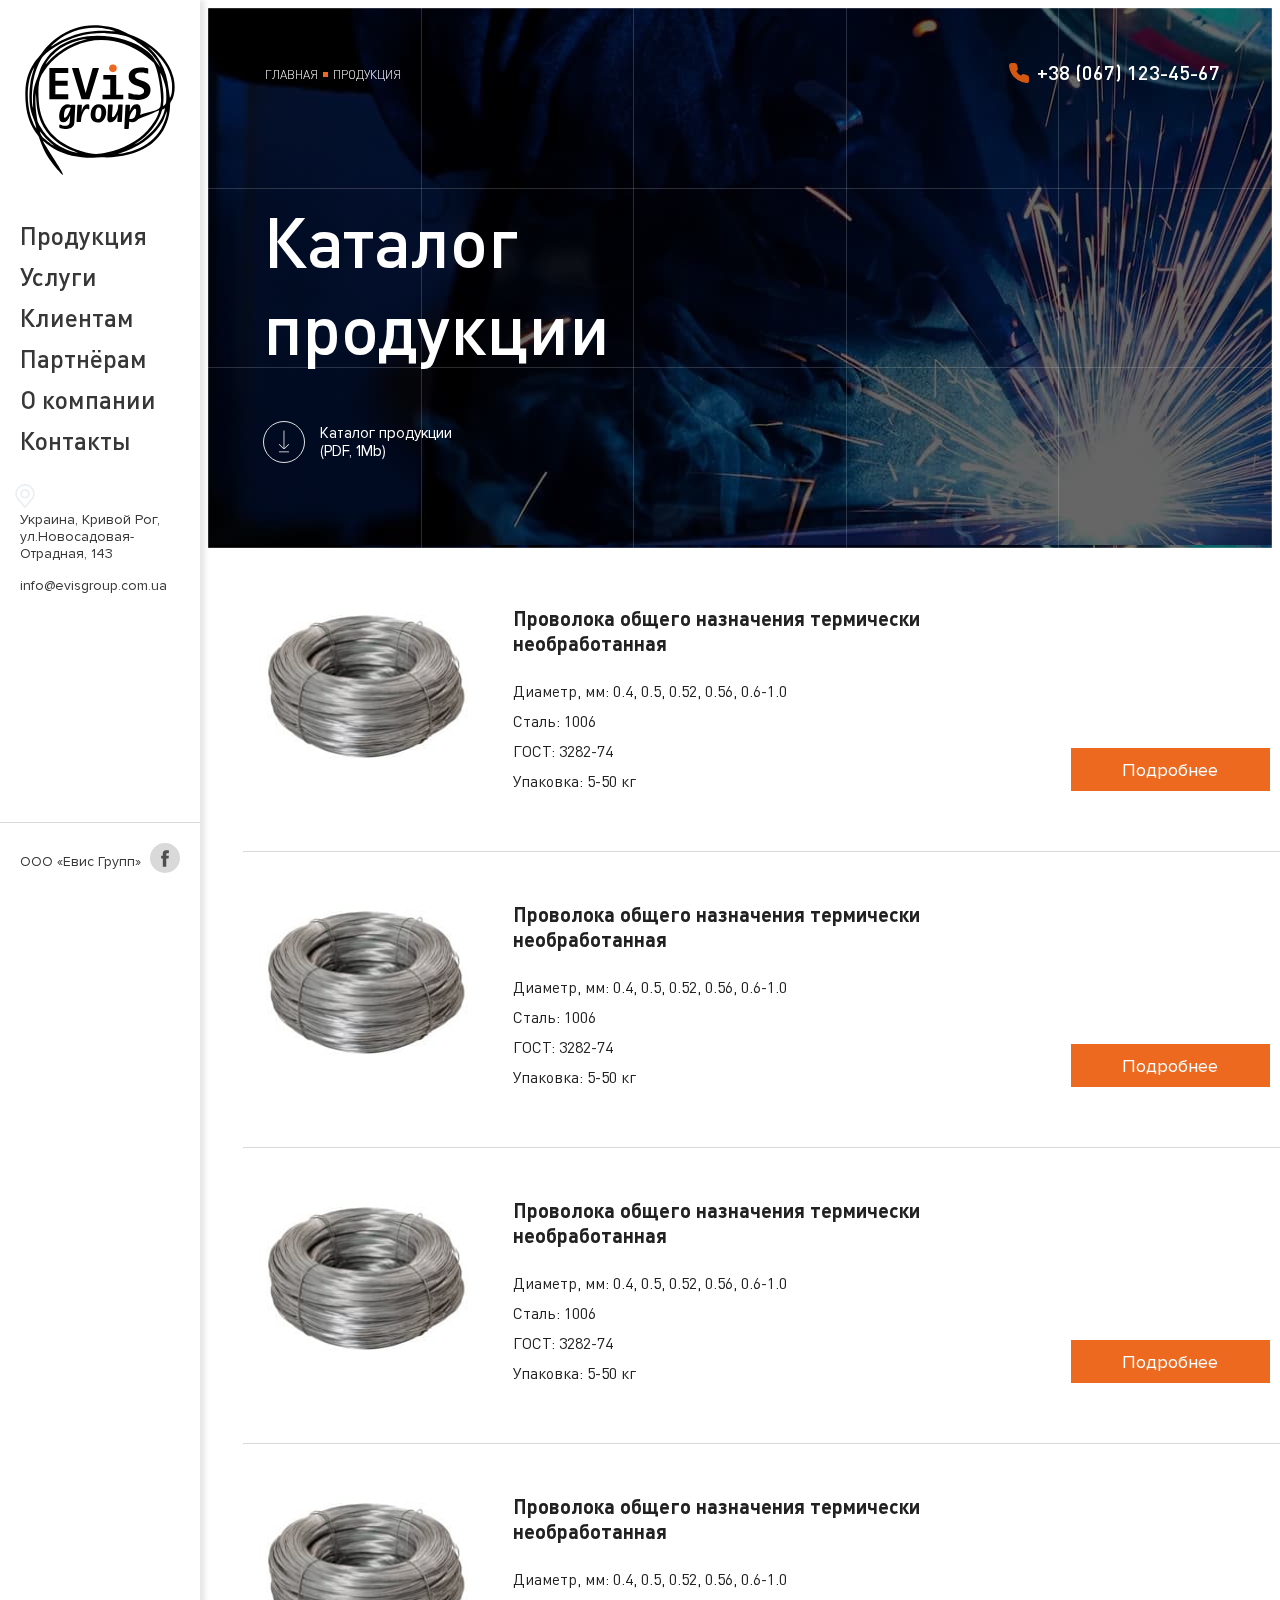
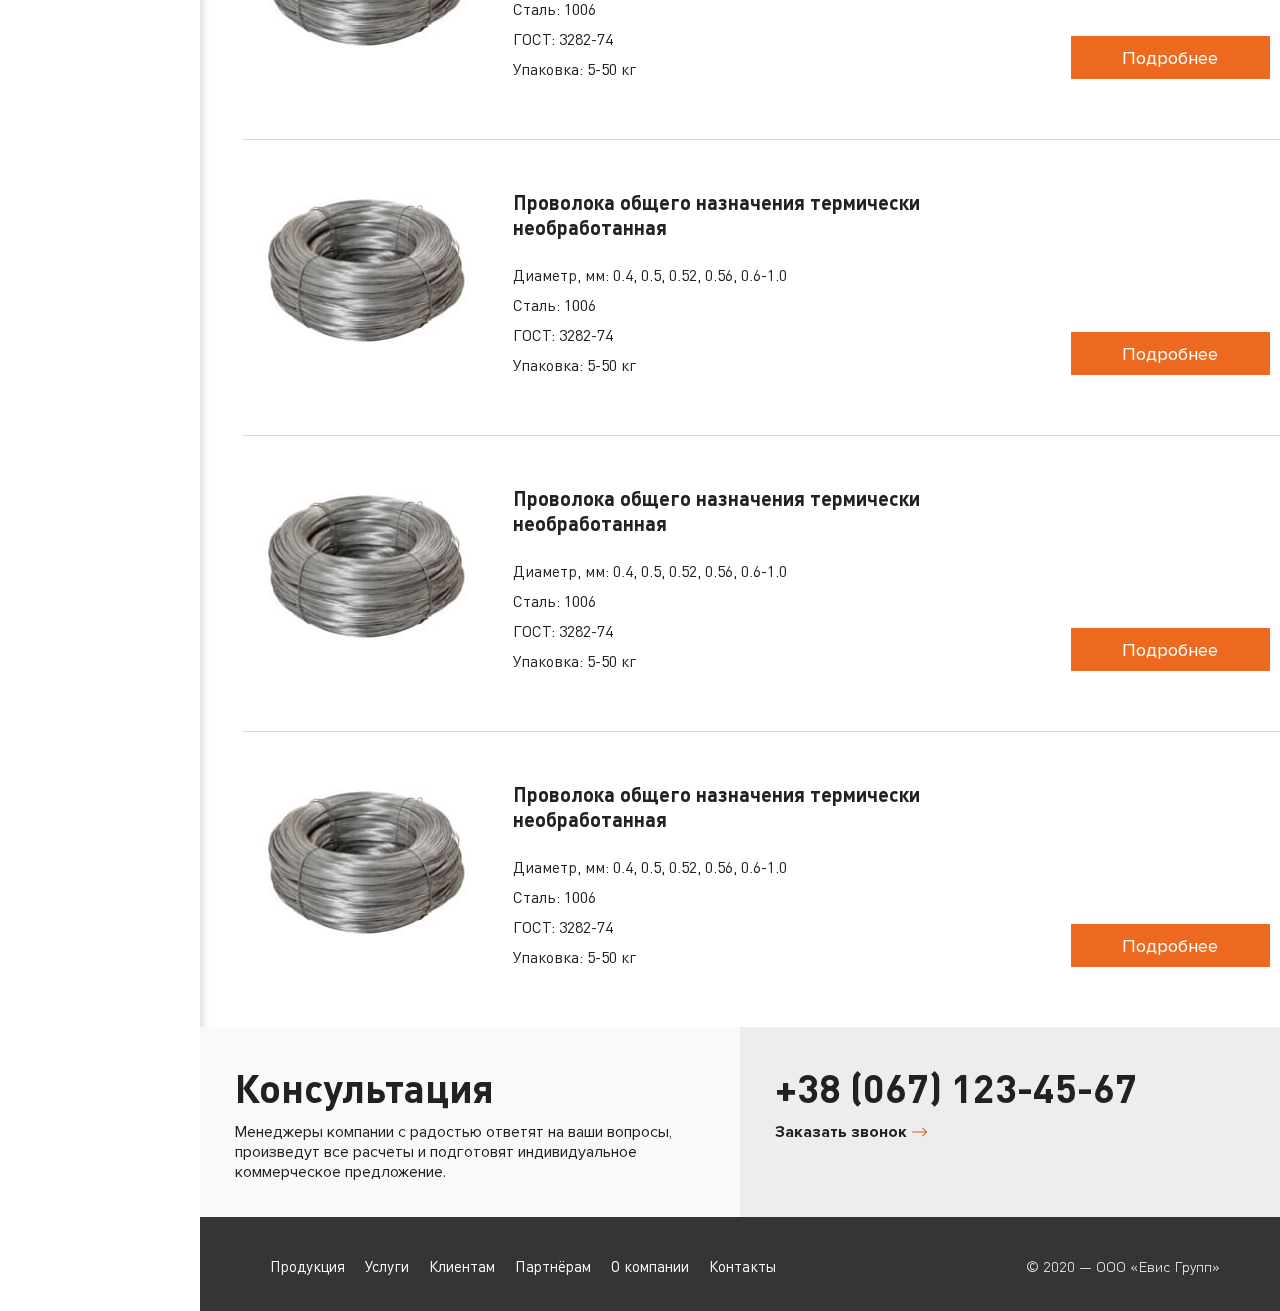
<file: category.html>
<!doctype html>
<html lang="en">
<head>
    <meta charset="UTF-8">
    <meta name="viewport" content="initial-scale=1, width=device-width">
    <meta http-equiv="X-UA-Compatible" content="ie=edge">
    <title>Evis</title>
    <link rel="stylesheet" href="css/main.css">
</head>
<body class="main-body">
<aside class="main-aside main-aside--close">
  <div class="main-aside__container">
    <a href="#" class="main-aside__logo">
      <svg class="main-aside__logo-image">
        <use xlink:href="img/svg/sprite.svg#evis-logo"/>
      </svg>
    </a>
    <div class="main-aside__mobile">
      <a href="#" class="main-aside__logo-mob">
        <svg class="main-aside__logo-mob-image">
          <use xlink:href="img/svg/sprite.svg#evis-logo-white"/>
        </svg>
      </a>
      <a href="#" class="main-aside__close-mob">
        <svg class="main-aside__logo-close-image">
          <use xlink:href="img/svg/sprite.svg#close"/>
        </svg>
      </a>
    </div>

    <nav class="navigation">
      <ul class="navigation__list">
        <li class="navigation__item">
          <a href="#" class="navigation__link">
            <span class="navigation__link-text">Продукция</span>
          </a>
        </li>
        <li class="navigation__item">
          <a href="#" class="navigation__link">
            <span class="navigation__link-text">Услуги</span>
          </a>
        </li>
        <li class="navigation__item">
          <a href="#" class="navigation__link">
            <span class="navigation__link-text">Клиентам</span>
          </a>
        </li>
        <li class="navigation__item">
          <a href="#" class="navigation__link">
            <span class="navigation__link-text">Партнёрам</span>
          </a>
        </li>
        <li class="navigation__item">
          <a href="#" class="navigation__link">
            <span class="navigation__link-text">О компании</span>
          </a>
        </li>
        <li class="navigation__item">
          <a href="#" class="navigation__link">
            <span class="navigation__link-text">Контакты</span>
          </a>
        </li>
      </ul>
    </nav>

    <div class="main-aside__info">
      <a href="#" class="main-aside__address">
        <svg class="main-aside__address-icon">
          <use xlink:href="img/svg/sprite.svg#place"/>
        </svg>
        <span class="main-aside__address-text">Украина, Кривой Рог, ул.Новосадовая-Отрадная, 143</span>
      </a>
      <a href="tel:+380671234567" class="main-aside__tel">
        <span class="main-aside__tel-text">Тел. +38 (067) 123-45-67</span>
      </a>
      <a href="mailto:info@evisgroup.com.ua" class="main-aside__email">
        <span class="main-aside__email-text">info@evisgroup.com.ua</span>
      </a>
    </div>

    <div class="main-aside__footer">
      <span class="main-aside__facebook-text">ООО «Евис Групп»</span>
      <a href="#" class="main-aside__facebook">
        <svg class="main-aside__facebook-icon">
          <use xlink:href="img/svg/sprite.svg#facebook"/>
        </svg>
      </a>
    </div>
  </div>
</aside>

<section class="main-container main-container--category">
  <h2 class="main-container__headline visually-hidden">Главный контейнер</h2>
  <header class="main-header">
    <section class="breadcrumb">
      <h2 class="breadcrumb__headline visually-hidden">Хлебные крошки</h2>
      <ul class="breadcrumb__list">
        <li class="breadcrumb__item">
          <a href="#" class="breadcrumb__link">
            Главная
            <span class="breadcrumb__link-circle"></span>
          </a>
        </li>
        <li class="breadcrumb__item">
          <span class="breadcrumb__text">Продукция</span>
        </li>
      </ul>
    </section>
    <a href="#" class="main-header__logo">
      <svg class="main-header__logo-icon" >
        <use xlink:href="img/svg/sprite.svg#evis-logo-white"/>
      </svg>
    </a>
    <a href="#" class="main-header__burger">
      <svg class="main-header__burger-icon">
        <use xlink:href="img/svg/sprite.svg#burger"/>
      </svg>
    </a>
    <a href="tel:+380671234567" class="main-header__phone">
      <svg class="main-header__phone-icon">
        <use xlink:href="img/svg/sprite.svg#phone"/>
      </svg>
      <span class="main-header__phone-text">+38 (067) 123-45-67</span>
    </a>
  </header>

  <section class="banner banner--category">
    <h2 class="banner__headline visually-hidden">Evis group</h2>
    <div class="banner__container-wrapper">
      <div class="banner__container">
      </div>
    </div>
    <table class="banner__cells">
      <tr>
        <td>&nbsp;</td><td>&nbsp;</td><td>&nbsp;</td><td>&nbsp;</td><td>&nbsp;</td>
      </tr>
      <tr>
        <td>&nbsp;</td><td>&nbsp;</td><td>&nbsp;</td><td>&nbsp;</td><td>&nbsp;</td>
      </tr>
      <tr>
        <td>&nbsp;</td><td>&nbsp;</td><td>&nbsp;</td><td>&nbsp;</td><td>&nbsp;</td>
      </tr>
    </table>
    <div class="banner__text">
      <h3 class="banner__headline-text">Каталог продукции</h3>
      <a href="#" class="catalog-section__download-catalog-link">
          <span class="catalog-section__download-catalog-link-icon">
            <svg class="catalog-section__download-catalog-link-icon-img">
              <use xlink:href="img/svg/sprite.svg#download"/>
            </svg>
          </span>
        <span class="catalog-section__download-catalog-link-text">Каталог продукции (PDF, 1Mb)</span>
      </a>
    </div>
  </section>

  <section class="category-list">
    <h2 class="category-list__headline visually-hidden">Наши товары</h2>
    <ul class="category-list__list">
      <li class="category-list__item">
        <div class="category-list__item-container">
          <a href="/card.html" class="category-list__item-photo-link">
            <img src="img/catalog-list/catalog-list-1.jpg" alt="" class="category-list__item-photo" />
          </a>
          <div class="category-list__item-text-container">
            <a href="/card.html" class="category-list__item-link">Проволока общего назначения термически необработанная</a>
            <ul class="category-list__features-list">
              <li class="category-list__features-item">
                <span class="category-list__features-item-text">Диаметр, мм: 0.4, 0.5, 0.52, 0.56, 0.6-1.0</span>
              </li>
              <li class="category-list__features-item">
                <span class="category-list__features-item-text">Сталь: 1006</span>
              </li>
              <li class="category-list__features-item">
                <span class="category-list__features-item-text">ГОСТ: 3282-74</span>
              </li>
              <li class="category-list__features-item">
                <span class="category-list__features-item-text">Упаковка: 5-50 кг</span>
              </li>
            </ul>
          </div>
          <a href="/card.html" class="category-list__item-button">Подробнее</a>
        </div>
      </li>
      <li class="category-list__item">
        <div class="category-list__item-container">
          <a href="/card.html" class="category-list__item-photo-link">
            <img src="img/catalog-list/catalog-list-1.jpg" alt="" class="category-list__item-photo" />
          </a>
          <div class="category-list__item-text-container">
            <a href="/card.html" class="category-list__item-link">Проволока общего назначения термически необработанная</a>
            <ul class="category-list__features-list">
              <li class="category-list__features-item">
                <span class="category-list__features-item-text">Диаметр, мм: 0.4, 0.5, 0.52, 0.56, 0.6-1.0</span>
              </li>
              <li class="category-list__features-item">
                <span class="category-list__features-item-text">Сталь: 1006</span>
              </li>
              <li class="category-list__features-item">
                <span class="category-list__features-item-text">ГОСТ: 3282-74</span>
              </li>
              <li class="category-list__features-item">
                <span class="category-list__features-item-text">Упаковка: 5-50 кг</span>
              </li>
            </ul>
          </div>
          <a href="/card.html" class="category-list__item-button">Подробнее</a>
        </div>
      </li>
      <li class="category-list__item">
        <div class="category-list__item-container">
          <a href="/card.html" class="category-list__item-photo-link">
            <img src="img/catalog-list/catalog-list-1.jpg" alt="" class="category-list__item-photo" />
          </a>
          <div class="category-list__item-text-container">
            <a href="/card.html" class="category-list__item-link">Проволока общего назначения термически необработанная</a>
            <ul class="category-list__features-list">
              <li class="category-list__features-item">
                <span class="category-list__features-item-text">Диаметр, мм: 0.4, 0.5, 0.52, 0.56, 0.6-1.0</span>
              </li>
              <li class="category-list__features-item">
                <span class="category-list__features-item-text">Сталь: 1006</span>
              </li>
              <li class="category-list__features-item">
                <span class="category-list__features-item-text">ГОСТ: 3282-74</span>
              </li>
              <li class="category-list__features-item">
                <span class="category-list__features-item-text">Упаковка: 5-50 кг</span>
              </li>
            </ul>
          </div>
          <a href="/card.html" class="category-list__item-button">Подробнее</a>
        </div>
      </li>
      <li class="category-list__item">
        <div class="category-list__item-container">
          <a href="/card.html" class="category-list__item-photo-link">
            <img src="img/catalog-list/catalog-list-1.jpg" alt="" class="category-list__item-photo" />
          </a>
          <div class="category-list__item-text-container">
            <a href="/card.html" class="category-list__item-link">Проволока общего назначения термически необработанная</a>
            <ul class="category-list__features-list">
              <li class="category-list__features-item">
                <span class="category-list__features-item-text">Диаметр, мм: 0.4, 0.5, 0.52, 0.56, 0.6-1.0</span>
              </li>
              <li class="category-list__features-item">
                <span class="category-list__features-item-text">Сталь: 1006</span>
              </li>
              <li class="category-list__features-item">
                <span class="category-list__features-item-text">ГОСТ: 3282-74</span>
              </li>
              <li class="category-list__features-item">
                <span class="category-list__features-item-text">Упаковка: 5-50 кг</span>
              </li>
            </ul>
          </div>
          <a href="/card.html" class="category-list__item-button">Подробнее</a>
        </div>
      </li>
      <li class="category-list__item">
        <div class="category-list__item-container">
          <a href="/card.html" class="category-list__item-photo-link">
            <img src="img/catalog-list/catalog-list-1.jpg" alt="" class="category-list__item-photo" />
          </a>
          <div class="category-list__item-text-container">
            <a href="/card.html" class="category-list__item-link">Проволока общего назначения термически необработанная</a>
            <ul class="category-list__features-list">
              <li class="category-list__features-item">
                <span class="category-list__features-item-text">Диаметр, мм: 0.4, 0.5, 0.52, 0.56, 0.6-1.0</span>
              </li>
              <li class="category-list__features-item">
                <span class="category-list__features-item-text">Сталь: 1006</span>
              </li>
              <li class="category-list__features-item">
                <span class="category-list__features-item-text">ГОСТ: 3282-74</span>
              </li>
              <li class="category-list__features-item">
                <span class="category-list__features-item-text">Упаковка: 5-50 кг</span>
              </li>
            </ul>
          </div>
          <a href="/card.html" class="category-list__item-button">Подробнее</a>
        </div>
      </li>
      <li class="category-list__item">
        <div class="category-list__item-container">
          <a href="/card.html" class="category-list__item-photo-link">
            <img src="img/catalog-list/catalog-list-1.jpg" alt="" class="category-list__item-photo" />
          </a>
          <div class="category-list__item-text-container">
            <a href="/card.html" class="category-list__item-link">Проволока общего назначения термически необработанная</a>
            <ul class="category-list__features-list">
              <li class="category-list__features-item">
                <span class="category-list__features-item-text">Диаметр, мм: 0.4, 0.5, 0.52, 0.56, 0.6-1.0</span>
              </li>
              <li class="category-list__features-item">
                <span class="category-list__features-item-text">Сталь: 1006</span>
              </li>
              <li class="category-list__features-item">
                <span class="category-list__features-item-text">ГОСТ: 3282-74</span>
              </li>
              <li class="category-list__features-item">
                <span class="category-list__features-item-text">Упаковка: 5-50 кг</span>
              </li>
            </ul>
          </div>
          <a href="/card.html" class="category-list__item-button">Подробнее</a>
        </div>
      </li>
      <li class="category-list__item">
        <div class="category-list__item-container">
          <a href="/card.html" class="category-list__item-photo-link">
            <img src="img/catalog-list/catalog-list-1.jpg" alt="" class="category-list__item-photo" />
          </a>
          <div class="category-list__item-text-container">
            <a href="/card.html" class="category-list__item-link">Проволока общего назначения термически необработанная</a>
            <ul class="category-list__features-list">
              <li class="category-list__features-item">
                <span class="category-list__features-item-text">Диаметр, мм: 0.4, 0.5, 0.52, 0.56, 0.6-1.0</span>
              </li>
              <li class="category-list__features-item">
                <span class="category-list__features-item-text">Сталь: 1006</span>
              </li>
              <li class="category-list__features-item">
                <span class="category-list__features-item-text">ГОСТ: 3282-74</span>
              </li>
              <li class="category-list__features-item">
                <span class="category-list__features-item-text">Упаковка: 5-50 кг</span>
              </li>
            </ul>
          </div>
          <a href="/card.html" class="category-list__item-button">Подробнее</a>
        </div>
      </li>
    </ul>
  </section>

  <section class="consultation">
    <h2 class="consultation__headline visually-hidden">Проконсультируйтесь у нас</h2>
    <div class="consultation__info">
      <h3 class="consultation__info-headline">Консультация</h3>
      <p class="consultation__info-text">Менеджеры компании с радостью ответят на ваши вопросы, произведут все расчеты и подготовят индивидуальное коммерческое предложение. </p>
    </div>
    <div class="consultation__phone">
      <a href="tel:+380671234567" class="consultation__phone-link">+38 (067) 123-45-67</a>
      <a href="#" class="consultation__phone-order">
        <span class="consultation__phone-order-text">Заказать звонок</span>
        <svg class="consultation__phone-order-icon">
          <use xlink:href="img/svg/sprite.svg#next"/>
        </svg>
      </a>
    </div>
  </section>

  <footer class="main-footer">
    <h2 class="main-footer__headline visually-hidden">Подвал сайта</h2>
    <nav class="main-footer__nav">
      <ul class="main-footer__list">
        <li class="main-footer__item">
          <a href="#" class="main-footer__link">
            <span class="main-footer__link-text">Продукция</span>
          </a>
        </li>
        <li class="main-footer__item">
          <a href="#" class="main-footer__link">
            <span class="main-footer__link-text">Услуги</span>
          </a>
        </li>
        <li class="main-footer__item">
          <a href="#" class="main-footer__link">
            <span class="main-footer__link-text">Клиентам</span>
          </a>
        </li>
        <li class="main-footer__item">
          <a href="#" class="main-footer__link">
            <span class="main-footer__link-text">Партнёрам</span>
          </a>
        </li>
        <li class="main-footer__item">
          <a href="#" class="main-footer__link">
            <span class="main-footer__link-text">О компании</span>
          </a>
        </li>
        <li class="main-footer__item">
          <a href="#" class="main-footer__link">
            <span class="main-footer__link-text">Контакты</span>
          </a>
        </li>
      </ul>
    </nav>
    <div class="main-footer__info">
      <a href="#" class="main-footer__address">
        <svg class="main-footer__address-icon">
          <use xlink:href="img/svg/sprite.svg#place"/>
        </svg>
        <span class="main-footer__address-text">Украина, Кривой Рог, ул.Новосадовая-Отрадная, 143</span>
      </a>
      <a href="tel:+380671234567" class="main-footer__tel">
        <span class="main-footer__tel-text">Тел. +38 (067) 123-45-67</span>
      </a>
      <a href="mailto:info@evisgroup.com.ua" class="main-footer__email">
        <span class="main-footer__email-text">info@evisgroup.com.ua</span>
      </a>
      <a href="#" class="main-footer__facebook">
        <svg class="main-footer__facebook-icon">
          <use xlink:href="img/svg/sprite.svg#facebook"/>
        </svg>
      </a>
    </div>
    <p class="main-footer__copyright">© 2020 — ООО «Евис Групп»</p>
  </footer>
</section>


<section class="contact-us contact-us--close">
  <h2 class="contact-us__headline visually-hidden">Свяжитесь с нами</h2>
  <div class="contact-us__pop-up">
    <h3 class="contact-us__headline">Свяжитесь с нами</h3>
    <a href="#" class="contact-us__close">
      <svg class="contact-us__close-icon">
        <use xlink:href="img/svg/sprite.svg#close"/>
      </svg>
    </a>
    <form action="#" class="contact-us__form">
      <label class="contact-us__label">
        <span class="contact-us__label-text">Ваше имя</span>
        <input type="text" class="contact-us__input">
      </label>
      <label class="contact-us__label">
        <span class="contact-us__label-text">Телефон</span>
        <input type="text" class="contact-us__input">
      </label>
      <label class="contact-us__label">
        <span class="contact-us__label-text">E-mail</span>
        <input type="text" class="contact-us__input">
      </label>
      <button type="submit" class="contact-us__submit">Перезвоните мне</button>
    </form>
  </div>
</section>

<script src="js/main.js"></script>
<script>
    svg4everybody();
</script>

</body>
</html>
</file>
<file: css/main.css>
@charset "UTF-8";/*! normalize-scss | MIT/GPLv2 License | bit.ly/normalize-scss */html{line-height:1.15;-ms-text-size-adjust:100%;-webkit-text-size-adjust:100%}body{margin:0}article,aside,footer,header,nav,section{display:block}h1{font-size:2em;margin:.67em 0}figcaption,figure{display:block}figure{margin:1em 40px}hr{box-sizing:content-box;height:0;overflow:visible}main{display:block}pre{font:1em monospace,monospace}a{background:0 0;-webkit-text-decoration-skip:objects}abbr[title]{border-bottom:none;text-decoration:underline;-webkit-text-decoration:underline dotted;text-decoration:underline dotted}b,strong{font-weight:inherit}b,strong{font-weight:bolder}code,kbd,samp{font:1em monospace,monospace}dfn{font-style:italic}mark{background:#ff0;color:#000}small{font-size:80%}sub,sup{font-size:75%;line-height:0;position:relative;vertical-align:baseline}sub{bottom:-.25em}sup{top:-.5em}audio,video{display:inline-block}audio:not([controls]){display:none;height:0}img{border-style:none}svg:not(:root){overflow:hidden}button,input,optgroup,select,textarea{font:100%/1.15 sans-serif;margin:0}button{overflow:visible}button,select{text-transform:none}[type=reset],[type=submit],button,html [type=button]{-webkit-appearance:button}[type=button]::-moz-focus-inner,[type=reset]::-moz-focus-inner,[type=submit]::-moz-focus-inner,button::-moz-focus-inner{border-style:none;padding:0}[type=button]:-moz-focusring,[type=reset]:-moz-focusring,[type=submit]:-moz-focusring,button:-moz-focusring{outline:1px dotted ButtonText}input{overflow:visible}[type=checkbox],[type=radio]{box-sizing:border-box;padding:0}[type=number]::-webkit-inner-spin-button,[type=number]::-webkit-outer-spin-button{height:auto}[type=search]{-webkit-appearance:textfield;outline-offset:-2px}[type=search]::-webkit-search-cancel-button,[type=search]::-webkit-search-decoration{-webkit-appearance:none}::-webkit-file-upload-button{-webkit-appearance:button;font:inherit}fieldset{padding:.35em .75em .625em}legend{box-sizing:border-box;display:table;max-width:100%;padding:0;color:inherit;white-space:normal}progress{display:inline-block;vertical-align:baseline}textarea{overflow:auto}details{display:block}summary{display:list-item}menu{display:block}canvas{display:inline-block}template{display:none}[hidden]{display:none}a,abbr,acronym,address,applet,article,aside,audio,b,big,blockquote,body,canvas,caption,center,cite,code,dd,del,details,dfn,div,dl,dt,em,embed,fieldset,figcaption,figure,footer,form,h1,h2,h3,h4,h5,h6,header,hgroup,html,i,iframe,img,ins,kbd,label,legend,li,mark,menu,nav,object,ol,output,p,pre,q,ruby,s,samp,section,small,span,strike,strong,sub,summary,sup,table,tbody,td,tfoot,th,thead,time,tr,tt,u,ul,var,video{margin:0;padding:0;border:0;font-size:100%;font:inherit;vertical-align:baseline}article,aside,details,figcaption,figure,footer,header,hgroup,menu,nav,section{display:block}body{line-height:1}ol,ul{list-style:none}blockquote,q{quotes:none}blockquote:after,blockquote:before,q:after,q:before{content:'';content:none}table{border-collapse:collapse;border-spacing:0}a{text-decoration:none}.visually-hidden{position:absolute!important;visibility:hidden!important;pointer-events:none!important;clip:rect(0 0 0 0)!important;-webkit-clip-path:inset(100%)!important;clip-path:inset(100%)!important;width:0!important;height:0!important;margin:0!important;padding:0!important;border:0!important;text-indent:-9999px!important;white-space:nowrap!important;overflow:hidden!important;-webkit-user-select:none!important;-moz-user-select:none!important;-ms-user-select:none!important;user-select:none!important}body{font:14px Proxima-Nova;color:#373737;display:flex}.main-container{width:100%;position:relative}a{color:#d55812}a:hover{color:#ea7635}button{transition:all .2s}.main-header{position:absolute;display:flex;width:100%;z-index:1}.main-header__logo{display:none}.main-header .breadcrumb{position:absolute;top:67px;left:65px;display:none}@media (max-width:1023px){.main-header .breadcrumb{top:60px;left:140px}}@media (max-width:499px){.main-header .breadcrumb{top:35px;left:90px}}.main-header .breadcrumb__list{display:flex}.main-header .breadcrumb__item{font:12px DINPro-Light;color:#fff;text-transform:uppercase}.main-header .breadcrumb__link{display:flex;align-items:center;color:#fff}.main-header .breadcrumb__link:hover{color:#ea7635}.main-header .breadcrumb__link-circle{background:#ec691f;display:inline-block;width:5px;height:5px;margin-left:5px;margin-right:5px}.main-header__phone-icon{width:20px;height:20px;fill:#d55812;margin-right:8px}.main-header__phone-text{font:20px DINPro-Medium;color:#fff}.main-header__phone{position:absolute;top:60px;right:60px;display:flex;align-items:center}.main-header__phone:hover .main-header__phone-text{color:#ea7635}.main-header__phone:hover .main-header__phone-icon{color:#ea7635}@media (max-width:1023px){.main-header__phone{display:none}.main-header__logo{display:inline-block;position:absolute;z-index:60;top:30px;left:30px;width:80px;height:80px}.main-header__logo-icon{width:80px;height:80px;fill:#fff}}.main-header__burger{display:none}@media (max-width:1023px){.main-header__burger{display:inline-block;position:absolute;top:50px;right:35px}.main-header__burger-icon{width:18px;height:12px;fill:#fff}}@media (max-width:499px){.main-header__burger{top:30px;right:25px}}@media (max-width:499px){.main-header__logo{display:inline-block;position:absolute;z-index:60;top:20px;left:20px;width:50px;height:50px}.main-header__logo-icon{width:50px;height:50px}}.main-container--card .breadcrumb,.main-container--category .breadcrumb{display:block}@media (max-width:499px){.main-container--card .main-header{height:75px!important}}.main-container--card .main-header__logo-icon{fill:#000}.main-container--card .main-header__burger-icon{fill:#000}.main-container--card .breadcrumb__item{color:#212121}.main-container--card .breadcrumb__link{color:#212121}.main-container--card .main-header{position:static;height:140px}.main-container--card .main-header__phone-text{color:#212121}.main-aside{max-width:265px;min-width:265px;box-shadow:5px 0 5px #e9e8e8;min-height:100vh}.main-aside--close{opacity:1;visibility:visible}.main-aside__container{display:flex;flex-direction:column;position:-webkit-sticky;position:sticky;top:0;min-height:100vh}.main-aside__logo{display:flex;justify-content:center;padding:25px 0}.main-aside__mobile{display:none}.main-aside__logo-image{width:150px}.main-aside__address-icon{width:24px;height:30px;fill:#ebeff3;position:relative;left:-7px}.main-aside__address{display:flex;flex-direction:column}.main-aside__address:hover .main-aside__address-icon{fill:#ea7635}.main-aside__info{padding:0 30px 20px}.main-aside__email{display:inline-block;margin-top:15px}.main-aside__footer{position:relative;padding:30px;border-top:1px solid #d9d9d9;margin-top:auto}.main-aside__facebook-icon{width:25px;height:25px;fill:#4e4e4e}.main-aside__tel{display:none}.main-aside__facebook{background:#d9d9d9;position:absolute;right:20px;top:20px;display:flex;align-items:center;justify-content:center;border-radius:50%;width:30px;height:30px}.main-aside__facebook:hover{background:#ea7635}.main-aside__facebook:hover .main-aside__facebook-icon{fill:#fff}.navigation__list{padding:25px 30px 40px}.navigation__link{display:inline-block;padding:5px 0}@media (max-width:1440px){.main-aside{max-width:200px;min-width:200px}.main-aside__footer{padding:30px 20px}.main-aside__info{padding:0 20px 20px}.navigation__list{padding:15px 20px 20px}}@media (max-width:1023px){.main-aside{background-color:#d55812;box-sizing:border-box;z-index:100;max-width:100%;width:100%;min-height:100vh;max-height:100vh;position:fixed;overflow:auto;top:0;visibility:visible;opacity:1;padding:0 20px;transition:all .5s ease 0s}.main-aside--close{visibility:hidden;opacity:0}.main-aside__mobile{width:100%;display:flex;justify-content:space-between;align-items:center;margin-top:20px}.main-aside__logo-mob-image{width:60px;height:60px}.main-aside__logo-close-image{width:20px;height:20px;fill:#fff}.main-aside__tel{display:inline-block;text-align:center;margin-top:20px}.main-aside__facebook-text{display:none}.main-aside__facebook{position:static}.main-aside__footer{display:flex;align-items:center;justify-content:center;padding-top:0;border-top:none}.main-aside__info{display:flex;flex-direction:column;align-items:center;padding-top:50px;border-top:1px solid #fff}.main-aside__info a{width:220px}.main-aside__email{margin-top:0;text-align:center}.main-aside__container{display:flex;flex-direction:column;position:static;min-height:100%;transition:all .5s ease 0s;transform:translate(0,0)}.main-aside--close .main-aside__container{transform:translate(0,-100%)}.main-aside__address-text{text-align:center}.main-aside__address{position:relative}.main-aside__address-icon{position:absolute;top:-15px;left:15px}.main-aside__logo{display:none}.navigation__list{display:flex;flex-direction:column;align-items:center;padding-top:0}}.main-aside a{color:#373737}.main-aside a:hover{color:#d55812}.navigation__link{font:25px DINPro-Medium}.navigation__link--active span{color:#d55812}@media (max-width:1023px){.navigation__link span{font-family:DINPro-Bold;font-size:26px;color:#000}.navigation__link span--active span{color:#fff}.main-aside a{color:#fff}.main-aside a:hover{color:#000}}.banner{position:relative;margin:8px;overflow:hidden;z-index:0}.banner__container-wrapper{overflow:hidden}.banner__container{width:100%;height:900px;background:url(../img/bg-image.jpg);-webkit-animation:scaling 10.1s ease-out .3s forwards;animation:scaling 10.1s ease-out .3s forwards;background-repeat:no-repeat;background-size:cover}.banner__cells{position:absolute;top:0;width:100%;height:100%}.banner__cells td{border:1px solid rgba(255,255,255,.169)}.banner__text{position:absolute;z-index:2;top:20%;left:5.8%;max-width:720px}.banner__product-item-image{display:block;margin-left:auto;height:100px;width:auto}.banner__description{margin-top:10px;width:600px}.banner__link{display:inline-block;margin-top:10px}.banner__link:hover .banner__link-text{color:#ea7635}.banner__link:hover .banner__link-icon{fill:#ea7635}.banner__link-icon{width:16px;height:10px;margin-left:5px;fill:#fff}.banner__product{z-index:5;position:absolute;bottom:55px;right:55px}.banner__product-wrapper-headline{display:none}.banner__product-list{display:flex}.banner__product-item{background:#ec691f;opacity:.922;max-width:330px;margin-right:30px;padding:30px 25px;box-sizing:border-box}.banner__product-item:last-child{margin-right:0}.banner__product-headline{margin-top:5px}.banner__product-text{margin-top:15px}.banner__product-link{display:inline-block;margin-top:15px}.banner__product-link:hover .banner__product-link-text{color:#373737}.banner__product-link:hover .banner__product-link-icon{fill:#373737}.banner__product-link-icon{width:16px;height:10px;margin-left:5px;fill:#fff}.banner--category .banner__container{height:540px;background:url(../img/bg-image-catalog.jpg)}.banner--category{height:540px;background:url(../img/bg-image-catalog.jpg)}.banner--category .banner__text{top:40%}.banner--category .catalog-section__download-catalog-link{margin-top:50px;margin-left:0}.banner--category .banner__headline-text{width:400px}.banner--category .catalog-section__download-catalog-link-icon-img{fill:#fff}.banner--category .catalog-section__download-catalog-link-text{color:#fff}@media (max-width:1900px){.banner__container{height:700px}.banner--category .banner__text{top:35%;left:55px}.banner__product-item-image{height:80px}.banner--category .banner__headline-text{font-size:70px;width:400px}.banner__text{position:absolute;z-index:2;top:16%;left:4%;max-width:650px}.banner__description{width:500px}.banner__product{bottom:25px;right:25px}.banner__product-item{max-width:260px;padding:20px 15px;margin-right:20px}}@media (max-width:1440px){.banner__container{height:500px}.banner__product-item-image{height:60px}.banner__text{position:absolute;z-index:2;top:20%;left:2%;max-width:500px}.banner__description{width:450px}.banner__product{bottom:10px;right:10px}.banner__product-item{max-width:200px;padding:15px 10px;margin-right:10px}}@media (max-width:1130px){.banner__container{height:500px}.banner__text{position:absolute;z-index:2;top:20%;left:2%;max-width:500px}.banner__description{width:350px}}@media (max-width:1023px){.banner{margin:0}.banner__container{height:400px;max-height:400px;overflow:hidden}.banner__company-name{display:none}.banner__product{position:static;margin-top:10px}.banner__product-wrapper-headline{display:block;text-align:center}.banner__product-list{margin-left:10px;margin-right:10px;margin-top:10px}.banner__product-item{max-width:50%;background-color:#ec691f;opacity:1}.banner__product-title{display:none}.banner__cells{display:none;max-height:400px;height:400px;min-height:400px}.banner__cells tr:nth-child(2),.banner__cells tr:nth-child(3){display:none}.banner--category{height:400px}.banner--category .banner__headline-text{width:100%}.banner--category .banner__text{max-width:100%;left:30px}.banner--category .catalog-section__download-catalog-link{margin-top:30px}}@media (max-width:499px){.banner__product-list{display:flex;flex-wrap:wrap}.banner__text{top:13%;width:90%;margin-left:10px;margin-right:10px}.banner__description{max-width:100%}.banner__cells{max-height:300px;min-height:300px;height:300px}.banner__cells tr td:nth-child(1),.banner__cells tr td:nth-child(2){display:none}.banner__container-wrapper{height:300px}.banner__container{height:300px}.banner__product-item{position:relative;max-width:100%;margin-right:0;margin-top:10px;padding:15px 20px 15px 15px}.banner__product-item-image{position:absolute;width:22px;bottom:13px;left:115px;height:22px}.banner__product-text{margin-top:10px}.banner--category{height:260px}.banner--category .banner__text{top:35%;left:10px}.banner--category .catalog-section__download-catalog-link{margin-top:10px}}@-webkit-keyframes scaling{from{transform:scale(1)}to{transform:scale(1.2)}}@keyframes scaling{from{transform:scale(1)}to{transform:scale(1.2)}}.banner__company-name{font:20px DINPro;color:#fff}.banner__headline-text{font:70px DINPro-Medium;color:#fff}.banner__description{font:20px/1.8 DINPro-Medium;color:#fff}.banner__link-text{font:16px DINPro-Light;color:#fff}.banner__product-title{font:15px DINPro-Light;color:#fff;text-transform:uppercase}.banner__product-headline{font:34px DINPro-Medium;color:#fff}.banner__product-text{font:14px Proxima-Nova-Light;color:#fff}.banner__product-link-text{font:16px DINPro-Light;color:#fff}.banner__product-wrapper-headline{font:20px DINPro-Bold;color:#000}@media (max-width:1900px){.banner__company-name{font-size:17px}.banner__headline-text{font-size:60px}.banner__description{font-size:17px}.banner__link-text{font-size:15px}.banner__product-title{font-size:14px}.banner__product-headline{font-size:30px}.banner__product-text{font-size:14px}.banner__product-link-text{font-size:14px}}@media (max-width:1440px){.banner__company-name{font-size:15px}.banner__headline-text{font-size:45px}.banner__description{font-size:15px}.banner__link-text{font-size:14px}.banner__product-title{font-size:14px}.banner__product-headline{font-size:25px}.banner__product-text{font-size:14px}.banner__product-link-text{font-size:14px}}@media (max-width:1130px){.banner__company-name{font-size:14px}.banner__headline-text{font-size:35px}.banner__description{font-size:14px}.banner__link-text{font-size:13px}.banner__product-title{font-size:14px}.banner__product-headline{font-size:25px}.banner__product-text{font-size:14px}.banner__product-link-text{font-size:14px}}@media (max-width:767px){.banner--category .banner__headline-text{font-size:50px}}@media (max-width:499px){.banner__product-headline{font-size:14px}.banner__headline-text{font-size:26px}.banner--category .banner__headline-text{font-size:26px}}.catalog-section{display:flex}.catalog-section__title-side{width:37%;display:flex;justify-content:center;align-items:flex-end;padding-bottom:15px}.catalog-section__title-side-image{width:72%;max-width:440px;position:-webkit-sticky;position:sticky;bottom:15px}.catalog-section__headline{display:none}.catalog-section__info{width:63%;padding-bottom:45px;padding-top:60px;border-bottom:1px solid #d9d9d9;padding-right:10px;box-sizing:border-box}.catalog-section__info-text{margin-top:25px}.catalog-section__catalog-list{margin-top:40px;margin-bottom:30px}.catalog-section__catalog-link{display:flex;align-items:center}.catalog-section__catalog-link-dot{margin-right:8px}.catalog-section__all-catalog-link{border:1px solid #c2c2c2;display:inline-flex;align-items:center;justify-content:center;width:257px;height:50px}.catalog-section__all-catalog-link:hover{background:#ea7635;border-color:#ea7635;color:#fff}.catalog-section__all-catalog-download{display:flex;align-items:center}.catalog-section__download-catalog-link{display:flex;align-items:center;margin-left:40px}.catalog-section__download-catalog-link:hover .catalog-section__download-catalog-link-icon{background:#ec691f;border-color:#ec691f}.catalog-section__download-catalog-link:hover .catalog-section__download-catalog-link-icon-img{fill:#fff}.catalog-section__download-catalog-link-icon{border:1px solid #e2e2e2;width:40px;height:40px;display:flex;align-items:center;justify-content:center;border-radius:50%}.catalog-section__download-catalog-link-icon-img{width:30px;height:30px}.catalog-section__download-catalog-link-text{display:inline-block;max-width:140px;margin-left:15px}@media (max-width:1023px){.catalog-section{display:block;margin-top:30px;padding:0 10px}.catalog-section__title-side{float:left;margin-top:40px}.catalog-section__headline{display:block;padding:0 10px;text-align:center}.catalog-section__info{width:100%;max-width:100%;padding-top:0;padding-right:0}.catalog-section__info-headline{display:none}.catalog-section__title-side{width:150px}.catalog-section__title-side-image{width:100px;min-width:73px}.catalog-section__catalog-link{position:relative;padding-bottom:10px}.catalog-section__catalog-link-text{text-decoration:underline;padding-left:20px}.catalog-section__catalog-link-dot{position:absolute;top:-28px}.catalog-section__download-catalog-link-text{max-width:300px}}@media (max-width:767px){.catalog-section__all-catalog-download{display:flex;flex-direction:column}.catalog-section__all-catalog-link{width:100%;margin-bottom:20px}.catalog-section__download-catalog-link{margin-left:0}}@media (max-width:424px){.catalog-section__title-side{margin-top:30px;width:auto;padding-bottom:0}.catalog-section__headline{padding:0}.catalog-section__title-side-image{width:75px;margin-right:15px}.catalog-section__info-text{margin-left:15px}}.catalog-section__headline{font:normal 20px DINPro-Bold;color:#000}.catalog-section__info-headline{font:50px DINPro-Bold;color:#212121}.catalog-section__info-text{font:15px Proxima-Nova;color:#212121}.catalog-section__catalog-link-dot{color:#ec691f;font-size:30px}.catalog-section__catalog-link-text{font:18px Proxima-Nova;color:#212121}.catalog-section__catalog-link:hover .catalog-section__catalog-link-text{color:#ec691f;border-bottom:2px solid #d55812;padding-top:2px}.catalog-section__all-catalog-link{font:18px Proxima-Nova;color:#212121}.catalog-section__download-catalog-link-text{font:15px Proxima-Nova;color:#212121}.catalog-section__download-catalog-link:hover .catalog-section__download-catalog-link-text{color:#ec691f}@media (max-width:1023px){.catalog-section__catalog-link-dot{font-size:60px}.catalog-section__catalog-link-text{font-size:16px}.catalog-section__catalog-link:hover .catalog-section__catalog-link-text{border-bottom:none;padding-top:0}}.advantages{display:flex}.advantages__title-side{width:37%}.advantages__info{width:63%;padding-bottom:80px;padding-top:40px;padding-right:10px}.advantages__info-list{margin-top:40px;width:85%;min-width:500px;max-width:900px;display:flex;flex-wrap:wrap}.advantages__info-item{width:50%;box-sizing:border-box;margin-bottom:45px}.advantages__info-item:nth-child(1){padding-right:45px}.advantages__info-item:nth-child(3){padding-right:45px}.advantages__info-item-icon{display:none}.advantages__info-item-text{margin-top:15px}@media (max-width:1023px){.advantages{padding:0 10px}.advantages__info-headline{text-align:center}.advantages__title-side{display:none}.advantages__info{width:100%;padding-top:20px;padding-right:0;padding-bottom:0;border-bottom:1px solid #d9d9d9}.advantages__info-list{min-width:250px;max-width:100%;width:100%}.advantages__info-item{display:flex;align-items:center;min-width:280px}.advantages__info-item-icon{display:inline-flex;min-width:60px;min-height:60px;margin-right:15px;fill:#000}}@media (max-width:580px){.advantages__info-list{width:280px;margin:30px auto 0}}.advantages__info-headline{font:40px DINPro-Bold;color:#212121}.advantages__info-item-headline{font:20px DINPro-Bold;color:#212121}.advantages__info-item-text{font:15px Proxima-Nova;color:#212121}@media (max-width:1023px){.advantages__info-headline{font-size:20px}.advantages__info-item-headline{font-size:16px}}.using{display:flex}.using__headline{display:none}.using__title-side{width:37%}.using__title-side-headline{margin:0 auto}.using__info{position:relative;width:63%;padding-right:10px}.using__info-list{max-width:800px;display:flex;flex-wrap:wrap}.using__info-item{margin-right:30px;margin-bottom:20px}.using__info-image{margin-bottom:15px}.using__info-right-background{position:absolute;right:0;width:30%;max-width:330px;height:auto;top:-200px;z-index:-1}@media (max-width:1023px){.using{display:flex;flex-direction:column;padding:20px 10px 0}.using__headline{text-align:center;display:block}.using__title-side{display:none}.using__info{width:100%;border-bottom:1px solid #d9d9d9;padding-right:0}.using__info-list{max-width:750px;justify-content:space-between;margin:20px auto 0}.using__info-item{margin-right:0}.using__info-right-background{display:none}}@media (max-width:767px){.using__info-list{max-width:600px;justify-content:space-between;margin:20px auto 0}}@media (max-width:490px){.using__headline{padding:0 20px}.using__info-list{max-width:230px;justify-content:space-between;margin:20px auto 0}}.using__title-side-headline{font:40px DINPro-Bold;color:#212121;width:440px}.using__info-text{font:15px DINPro-Medium;color:#212121}@media (max-width:1600px){.using__headline{font-family:DINPro-Bold;font-size:20px;color:#212121}.using__title-side-headline{font-size:35px;width:380px}}@media (max-width:1300px){.using__title-side-headline{font-size:26px;width:280px}}.buy{display:flex}.buy__title-side{width:37%}.buy__info{width:63%;padding-right:10px;padding-bottom:50px}.buy__info-headline{margin-top:80px}.buy__container{margin-top:50px;display:flex;justify-content:space-between;max-width:730px}.buy__client-info-list{margin-top:15px}.buy__about-us-tel,.buy__client-info-item{margin-bottom:7px}.buy__about-us-button{background:#d55812;display:flex;justify-content:center;align-items:center;margin-top:30px;width:260px;height:50px;border:1px solid #d55812}.buy__about-us-button:hover{background:#fff;border:1px solid #ea7635}.buy__about-us-headline{margin-bottom:15px}.buy__client-info-headline{padding-right:10px}.buy__client-info-link{display:flex;align-items:center;position:relative}.buy__client-info-link:hover .buy__client-info-link-text{color:#ea7635}.buy__client-info-link:hover .buy__client-info-link-icon{fill:#ea7635}.buy__client-info-link-dot{position:absolute;margin-right:5px;top:-20px}.buy__client-info-link-text{margin-left:15px}.buy__client-info-link-icon{width:16px;height:10px;margin-left:5px;fill:#d55812}.buy__about-us-tel-icon{display:none}.buy__about-us-mail-icon{display:none}@media (max-width:1023px){.buy__title-side{display:none}.buy__info{padding:10px;margin:0 auto;max-width:650px;width:100%}.buy__info-headline{margin-top:20px}.buy__container{display:flex;flex-wrap:wrap;margin-top:20px}}@media (max-width:767px){.buy__about-us-tel{display:flex;align-items:center}.buy__about-us-tel-icon{display:inline-block;margin-right:10px}.buy__about-us-mail{display:flex;align-items:center}.buy__about-us-mail-text{margin-right:5px}.buy__about-us-tel-text{margin-right:5px}.buy__about-us-mail-icon{display:inline-block;margin-right:10px}.buy__about-us{margin-top:20px;width:100%}.buy__about-us-button{width:100%;max-width:100%}}.buy__info-headline{font:40px DINPro-Bold;color:#212121}.buy__client-info-headline{font:20px DINPro-Bold;color:#212121}.buy__client-info-link-dot{font-size:45px}.buy__client-info-link-text{font:16px Proxima-Nova}.buy__about-us-headline{font:20px DINPro-Bold;color:#212121}.buy__about-us-tel-text{font:16px Proxima-Nova-Semibold;color:#212121}.buy__about-us-tel-link{font:16px Proxima-Nova-Semibold;color:#212121}.buy__about-us-mail-text{font:16px Proxima-Nova-Semibold;color:#212121}.buy__about-us-mail-link{font:16px Proxima-Nova-Semibold;color:#212121}.buy__about-us-button{font:18px Proxima-Nova;color:#fff}@media (max-width:1023px){.buy__info-headline{font-size:20px}.buy__client-info-headline{font-size:16px}.buy__about-us-headline{font-size:16px}}.category-list__item{display:flex;justify-content:center;margin-left:4%;border-bottom:1px solid #d9d9d9}.category-list__item:last-child{border-bottom:none}.category-list__item-photo-link{display:inline-block;margin-right:30px}.category-list__item-container{display:flex;max-width:1150px;width:100%;padding-bottom:60px;padding-top:50px;padding-right:10px}.category-list__item-text-container{margin-right:20px}.category-list__features-list{margin-top:25px}.category-list__features-item{margin-bottom:10px}.category-list__features-item:last-child{margin-bottom:0}.category-list__item-photo{width:240px;height:auto}.category-list__item-button{background:#ec691f;display:flex;justify-content:center;align-items:center;align-self:flex-end;width:208px;height:41px;border:1px solid #ec691f;margin-left:auto}.category-list__item-button:hover{background:#fff;color:#ea7635;border-color:#ea7635}@media (max-width:1023px){.category-list__item{margin-left:10px;margin-right:10px}}@media (max-width:767px){.category-list__item-container{flex-direction:column;align-items:center;padding:20px 0}.category-list__item-photo{width:200px;height:auto}.category-list__item-photo-link{margin-right:0}.category-list__item-button{align-self:center;width:100%;max-width:500px;margin-top:20px;margin-left:0}.category-list__features-item{text-align:center}.category-list__item-link{display:inline-block;text-align:center;margin-top:10px}.category-list__item-text-container{margin-right:0;text-align:center}.category-list__features-list{margin-left:auto;margin-right:auto}}.category-list__item-link{font:20px DINPro-Bold;color:#212121}.category-list__features-item-text{font:16px DINPro;color:#212121}.category-list__item-button{font:18px Proxima-Nova;color:#fff}@media (max-width:499px){.category-list__item-link{font-size:16px}.category-list__features-item-text{font-size:14px}.category-list__item-button{font-size:16px}}.consultation{display:flex}.consultation__info{background:#f9f9f9;display:flex;justify-content:center;flex-direction:column;width:50%;padding:35px;box-sizing:border-box;align-items:center}.consultation__phone{background:#ededed;width:50%;padding:35px;box-sizing:border-box}.consultation__info-headline,.consultation__info-text{max-width:550px;width:100%}.consultation__info-text{margin-top:10px}.consultation__phone-order{display:flex;align-items:center;margin-top:10px}.consultation__phone-order:hover .consultation__phone-order-icon{fill:#ea7635}.consultation__phone-order-icon{width:16px;height:10px;margin-left:5px;fill:#d55812}@media (max-width:1023px){.consultation__phone{padding-top:45px}}@media (max-width:767px){.consultation{flex-direction:column}.consultation__phone{width:100%;padding-top:20px;padding-bottom:20px;text-align:center}.consultation__phone-order{justify-content:center}.consultation__info{padding-top:20px;padding-bottom:20px;width:100%}.consultation__info-headline{text-align:center}}.consultation__info-headline{font:40px DINPro-Bold;color:#212121}.consultation__info-text{font:16px Proxima-Nova;color:#212121}.consultation__phone-link{font:40px DINPro-Bold;color:#212121}.consultation__phone-order{font:16px Proxima-Nova-Bold;color:#212121}@media (max-width:1100px){.consultation__phone-link{font-size:35px;font-family:DINPro-Bold;color:#212121}}@media (max-width:1023px){.consultation__phone-link{font-size:30px}}@media (max-width:767px){.consultation__phone-link{font-size:26px}.consultation__info-headline{font-size:20px}}.product{padding:15px 60px 30px;border-bottom:1px solid #d9d9d9}.product__container{display:flex;align-items:flex-start}.product__info-container{max-width:755px}.product__info-text{margin-top:40px}.product__info-order{display:flex;align-items:center;margin-top:40px}.product__info-order-button{background:#ec691f;width:208px;height:41px;border:1px solid #ec691f;cursor:pointer;margin-left:55px}.product__info-order-button:hover{background:#fff;color:#ea7635;border-color:#ea7635}.product__info-option{margin-top:15px}.product__info-option-radio-container{display:inline-flex;margin-top:5px;margin-right:3px}.product__info-option-radio-container:last-child{margin-right:0}.product__info-option-label{display:flex;justify-content:center;align-items:center;border:1px solid #eaeaea;width:45px;height:28px;cursor:pointer}.product__info-option-radio:checked+.product__info-option-label{background:#e6e6e6}.product__info-tth-headline{margin-top:40px}.product__info-tth-table{border:1px solid #eaeaea;width:100%;margin-top:15px}.product__info-tth-table tr:nth-child(2n){background:#eaeaea}.product__info-tth-table td{padding:17px 0 17px 20px;align:center}.product__info-description-headline{margin-top:40px;margin-bottom:15px}.product__info-description-text{display:flex;margin-bottom:10px}.product__main-image{position:-webkit-sticky;position:sticky;top:10px;max-width:335px}@media (max-width:1199px){.product__info-order-button{margin-left:20px;width:180px}}@media (max-width:1023px){.product__main-image{max-width:250px}}@media (max-width:767px){.product{padding:15px 15px 30px}.product__info-headline{max-width:300px;text-align:center;margin:0 auto;max-height:56px;min-height:56px;overflow:hidden}.product__info-order{flex-direction:column;align-items:flex-end;margin-top:60px}.product__main-image{position:absolute;width:auto;height:140px;top:65px}.product__container{position:relative}.product__info-price{width:180px;text-align:center}.product__info-order-button{margin-top:10px;margin-left:0}.product__info-container{display:flex;flex-direction:column}.product__info-headline{order:1}.product__info-order{order:2}.product__info-option{order:3}.product__info-text{order:4}.product__table-wrapper{order:5}}.product__info-headline{font:70px/1.1 DINPro-Bold;color:#212121}.product__info-text{font:16px DINPro;color:#212121}.product__info-price{font:40px DINPro-Medium;color:#212121}.product__info-order-button{font:18px Proxima-Nova;color:#fff}.product__info-option-text{font:16px DINPro;color:#212121}.product__info-option-label{font:16px DINPro;color:#212121}.product__info-tth-headline{font:20px DINPro-Medium;color:#212121}.product__info-tth-table{font:14px DINPro;color:#212121}.product__info-description-headline{font:20px DINPro-Medium;color:#212121}.product__info-description-text{font:16px DINPro;color:#212121}@media (max-width:1439px){.product__info-headline{font-size:50px}}@media (max-width:1199px){.product__info-headline{font-size:33px}.product__info-price{font-size:30px}}@media (max-width:767px){.product__info-headline{font-size:26px}}.another-product{padding:50px 0 0 0}.another-product__headline{padding-left:55px;margin-bottom:15px}@media (max-width:499px){.another-product__headline{padding-left:0;text-align:center}}.another-product__headline{font:30px DINPro-Medium;color:#212121}.order-form{background:rgba(255,255,255,.851);display:flex;justify-content:center;align-items:center;position:fixed;z-index:200;top:0;left:0;width:100%;min-height:100%;visibility:visible;opacity:1;transition:all .5s ease 0s}.order-form__container{background:#fff;box-shadow:0 0 20px 0 rgba(0,0,0,.29);width:945px;padding:40px 30px;position:relative;transition:all .5s ease 0s;transform:translate(0,0)}.order-form--close{visibility:hidden;opacity:0}.order-form--close .order-form__container{transform:translate(0,-100%)}.order-form__close{position:absolute;right:30px;top:40px}.order-form__close:hover .order-form__close-icon{fill:#ea7635}.order-form__close-icon{width:30px;height:30px;fill:#212121}.order-form__item-link{margin-right:20px}.order-form__item-link-img{max-height:90px}.order-form__list{margin-top:20px}.order-form__item{display:flex}.order-form__description{margin-top:10px;display:flex;align-items:center}.order-form__item-list-options{padding-right:15px;padding-bottom:5px;padding-top:5px;border-right:1px solid #d4d4d4}.order-form__item-option{margin-bottom:5px}.order-form__item-option:last-child{margin-bottom:0}.order-form__item-price{padding-left:15px}.order-form__form{display:flex;flex-wrap:wrap;margin-top:15px;justify-content:space-between}.order-form__form-headline{width:100%;margin-bottom:30px}.order-form__form-left{max-width:300px;width:30%}.order-form__form-right{max-width:630px;width:70%}.order-form__form-field{display:flex;flex-direction:column;margin-bottom:15px}.order-form__form-label{margin-bottom:15px}.order-form__form-input{border:1px solid #d4d4d4;padding:0 10px;height:37px}.order-form__form-label-textarea{margin-bottom:15px}.order-form__form-textarea{border:1px solid #d4d4d4;width:100%;height:211px;resize:none;padding:10px;box-sizing:border-box}.order-form__form-submit{background:#ec691f;width:208px;height:41px;border:1px solid #ec691f;cursor:pointer;margin-top:15px}.order-form__form-submit:hover{background:#fff;border-color:#ea7635;color:#ea7635}.order-form__headline{font:30px DINPro-Bold;color:#212121}.order-form__item-headline{font:20px DINPro;color:#212121}.order-form__item-option{font:14px DINPro;color:#212121}.order-form__item-price{font:16px DINPro-Medium;color:#212121}.order-form__form-headline{font:16px DINPro-Medium;color:#212121}.order-form__form-label{font:14px DINPro;color:#212121}.order-form__form-input{font:14px DINPro;color:#212121}.order-form__form-label-textarea{font:14px DINPro;color:#212121}.order-form__form-textarea{font:14px DINPro;color:#212121}.order-form__form-submit{font:18px Proxima-Nova;color:#fff}.contact-us{background:rgba(255,255,255,.8);display:flex;align-items:center;justify-content:center;position:fixed;top:0;left:0;width:100%;height:100%;opacity:1;visibility:visible;transition:all .5s ease 0s;padding:20px 10px;box-sizing:border-box}.contact-us--close{opacity:0;visibility:hidden}.contact-us__pop-up{background:#fff;width:400px;box-shadow:0 0 5px rgba(0,0,0,.5);box-sizing:border-box;padding:15px 25px;position:relative;transition:all .5s ease 0s;transform:translate(0,0)}.contact-us--close .contact-us__pop-up{transform:translate(0,-100%)}.contact-us__headline{margin-top:35px;margin-bottom:30px;text-align:center}.contact-us__close-icon{width:18px;height:18px;fill:#212121}.contact-us__close{position:absolute;top:26px;right:20px}.contact-us__close:hover .contact-us__close-icon{fill:#c2c2c2}.contact-us__label{margin-top:10px;display:flex;flex-direction:column;align-items:flex-start}.contact-us__input{margin-top:5px;width:200px}.contact-us__submit{background:#ec691f;margin-top:30px;height:50px;width:100%;border:1px solid #ec691f;cursor:pointer}.contact-us__submit:hover{background:#fff;border:1px solid #ec691f;color:#ec691f}.contact-us__headline{font:25px DINPro-Bold;color:#000}.contact-us__label-text{font:16px DINPro;color:#000}.contact-us__submit{font:16px Proxima-Nova;color:#fff}.contact-us__input{font:16px DINPro;color:#000}@media (max-width:1023px){.contact-us__headline{font-size:18px}.contact-us__label-text{font-size:14px}.contact-us__submit{font-size:16px}.contact-us__input{font-size:14px}}.main-footer{background:#373435;display:flex;justify-content:space-between;align-items:center;padding:40px 60px 35px 70px}.main-footer__list{display:flex}.main-footer__info{display:none}.main-footer__item{margin-right:20px}.main-footer__item:last-child{margin-right:0}.main-footer__link{font:15px DINPro;color:#fff}.main-footer__copyright{font:15px DINPro-Light;color:#fff}@media (max-width:1070px){.main-footer{padding-right:30px;padding-left:30px}}@media (max-width:1023px){.main-footer{padding-right:20px;padding-left:20px}}@media (max-width:767px){.main-footer{display:flex;flex-direction:column;align-items:stretch;padding:0 20px 30px}.main-footer__list{width:100%;display:flex;flex-direction:column;justify-content:center;padding-bottom:30px;border-bottom:1px solid #fff}.main-footer__info{display:flex;flex-direction:column;align-items:center;padding-top:30px}.main-footer__info a span{color:#fff;font-family:Proxima-Nova;font-size:14px}.main-footer__address-icon{width:16px;height:16px;fill:#fff}.main-footer__address{width:220px;display:inline-block;text-align:center;padding-bottom:30px}.main-footer__email{margin-top:8px}.main-footer__facebook{margin-top:20px;display:flex;justify-content:center;align-items:center;width:20px;height:20px;border-radius:50%;background-color:#fff}.main-footer__facebook-icon{padding-left:1px;width:15px;height:15px;fill:#373435}.main-footer__item{display:flex;justify-content:center;margin-right:0;margin-top:20px}.main-footer__link-text{font-family:DINPro-Bold;font-size:16px}.main-footer__copyright{margin-top:20px;font-family:DINPro-Light;font-size:12px;text-align:center}}@font-face{font-family:Proxima-Nova;src:url(../fonts/ProximaNova-Regular.ttf) format("truetype")}@font-face{font-family:Proxima-Nova-Light;src:url(../fonts/ProximaNova-Light.ttf) format("truetype")}@font-face{font-family:Proxima-Nova-Semibold;src:url(../fonts/ProximaNova-Semibold.ttf) format("truetype")}@font-face{font-family:Proxima-Nova-Bold;src:url(../fonts/ProximaNova-Bold.ttf) format("truetype")}@font-face{font-family:DINPro;src:url(../fonts/DINPro.ttf) format("truetype")}@font-face{font-family:DINPro-Medium;src:url(../fonts/DINPro-Medium.ttf) format("truetype")}@font-face{font-family:DINPro-Bold;src:url(../fonts/DINPro-Bold.ttf) format("truetype")}@font-face{font-family:DINPro-Light;src:url(../fonts/DINPro-Light.ttf) format("truetype")}
</file>
